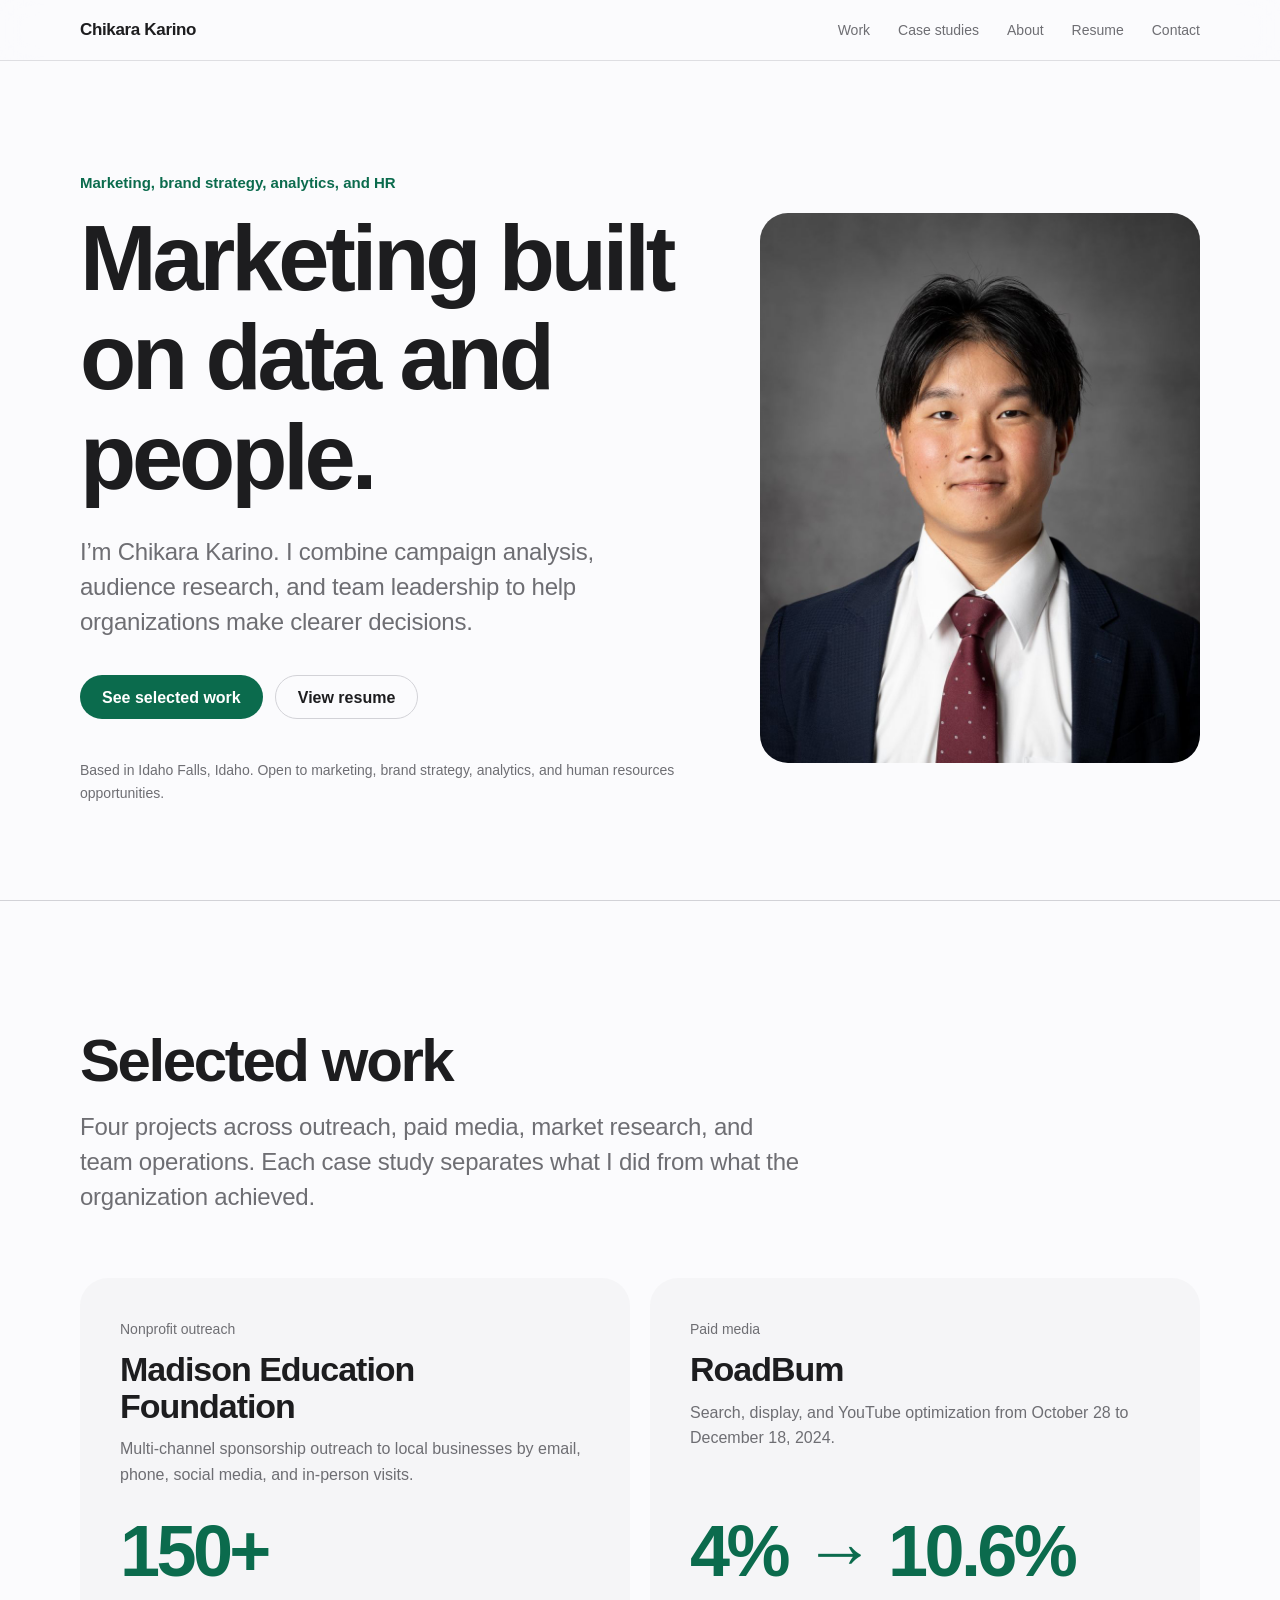
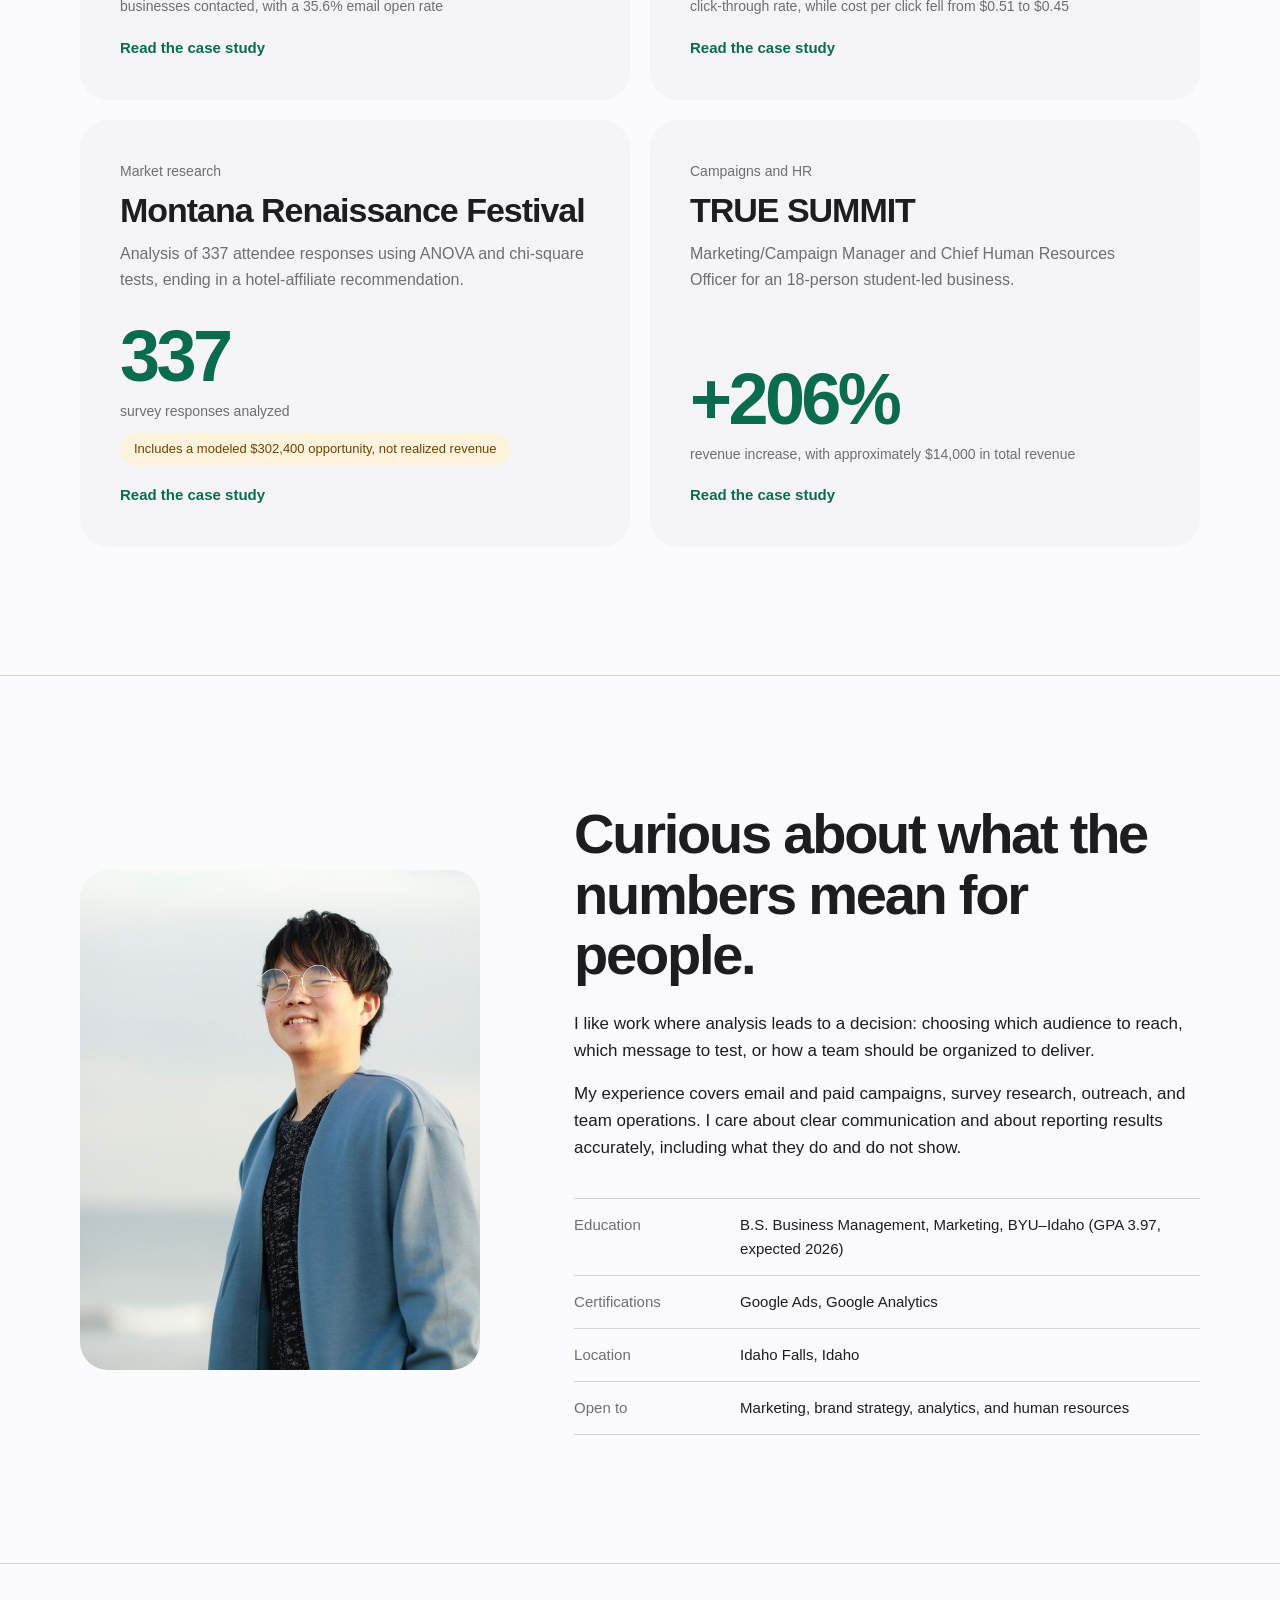
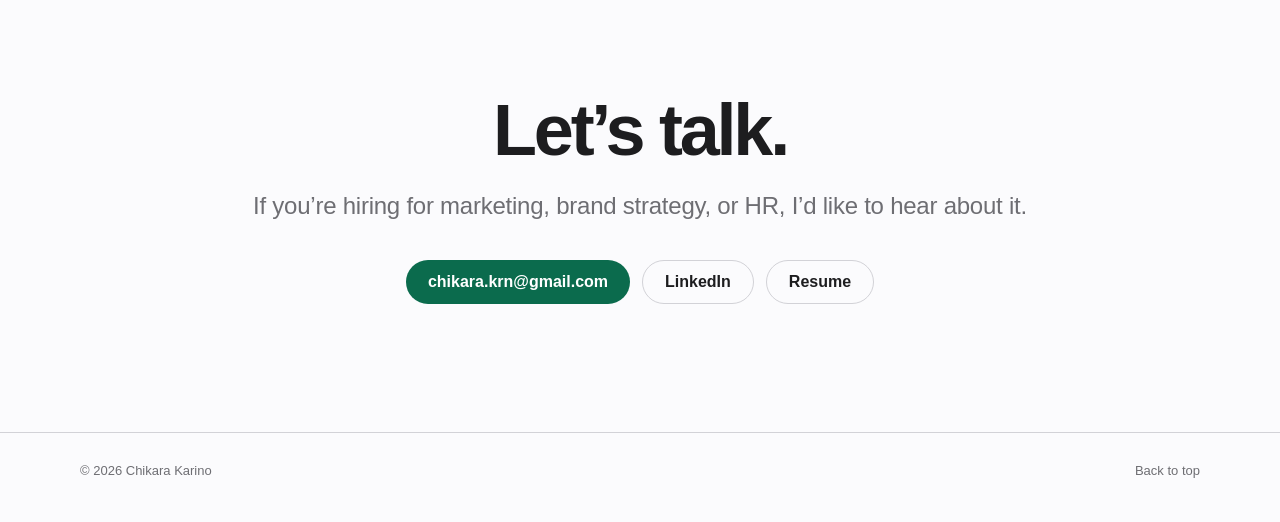
<file: Chikara-Karino-Portfolio-v9/index.html>
<!doctype html>
<html lang="en">
<head>
<meta charset="utf-8">
<meta name="viewport" content="width=device-width, initial-scale=1">
<meta name="theme-color" content="#fbfbfd">
<meta name="description" content="Chikara Karino — marketing, analytics, brand strategy, and human resources portfolio. Based in Idaho Falls, Idaho.">
<title>Chikara Karino — Marketing, analytics, and people strategy</title>
<link rel="stylesheet" href="styles.css">
</head>
<body>
<a class="skip" href="#main">Skip to content</a>
<header class="nav"><div class="container">
  <a class="brand" href="index.html">Chikara Karino</a>
  <nav aria-label="Main"><ul>
    <li><a href="#work">Work</a></li><li><a href="case-studies.html">Case studies</a></li><li><a href="#about">About</a></li><li><a href="resume.html">Resume</a></li><li class="hide-s"><a href="#contact">Contact</a></li>
  </ul></nav>
</div></header>

<main id="main">
<section class="container hero" id="top">
  <div>
    <p class="kicker rise">Marketing, brand strategy, analytics, and HR</p>
    <h1 class="rise">Marketing built on data and people.</h1>
    <p class="lead rise">I’m Chikara Karino. I combine campaign analysis, audience research, and team leadership to help organizations make clearer decisions.</p>
    <div class="actions rise"><a class="pill pill-fill" href="#work">See selected work</a><a class="pill pill-line" href="resume.html">View resume</a></div>
    <p class="hero-meta">Based in Idaho Falls, Idaho. Open to marketing, brand strategy, analytics, and human resources opportunities.</p>
  </div>
  <div class="portrait"><img src="assets/portrait-hero.jpg" width="960" height="1200" alt="Portrait of Chikara Karino in a navy suit, white shirt, and burgundy tie against a gray studio backdrop"></div>
</section>

<section class="section" id="work">
  <div class="container">
    <div class="section-head reveal">
      <h2>Selected work</h2>
      <p class="lead">Four projects across outreach, paid media, market research, and team operations. Each case study separates what I did from what the organization achieved.</p>
    </div>
    <div class="work-grid">
      <article class="card reveal">
        <p class="type">Nonprofit outreach</p>
        <h3><a class="stretch" href="case-studies.html#madison">Madison Education Foundation</a></h3>
        <p>Multi-channel sponsorship outreach to local businesses by email, phone, social media, and in-person visits.</p>
        <div class="fig"><b>150+</b><span>businesses contacted, with a 35.6% email open rate</span></div>
        <span class="go">Read the case study</span>
      </article>
      <article class="card reveal">
        <p class="type">Paid media</p>
        <h3><a class="stretch" href="case-studies.html#roadbum">RoadBum</a></h3>
        <p>Search, display, and YouTube optimization from October 28 to December 18, 2024.</p>
        <div class="fig"><b>4% → 10.6%</b><span>click-through rate, while cost per click fell from $0.51 to $0.45</span></div>
        <span class="go">Read the case study</span>
      </article>
      <article class="card reveal">
        <p class="type">Market research</p>
        <h3><a class="stretch" href="case-studies.html#renaissance">Montana Renaissance Festival</a></h3>
        <p>Analysis of 337 attendee responses using ANOVA and chi-square tests, ending in a hotel-affiliate recommendation.</p>
        <div class="fig"><b>337</b><span>survey responses analyzed</span><em class="tagnote">Includes a modeled $302,400 opportunity, not realized revenue</em></div>
        <span class="go">Read the case study</span>
      </article>
      <article class="card reveal">
        <p class="type">Campaigns and HR</p>
        <h3><a class="stretch" href="case-studies.html#truesummit">TRUE SUMMIT</a></h3>
        <p>Marketing/Campaign Manager and Chief Human Resources Officer for an 18-person student-led business.</p>
        <div class="fig"><b>+206%</b><span>revenue increase, with approximately $14,000 in total revenue</span></div>
        <span class="go">Read the case study</span>
      </article>
    </div>
  </div>
</section>

<section class="section" id="about">
  <div class="container about">
    <div class="portrait reveal"><img src="assets/portrait-about.jpg" width="800" height="1000" loading="lazy" alt="Chikara Karino smiling outdoors in round glasses and a light blue jacket"></div>
    <div class="reveal">
      <h2>Curious about what the numbers mean for people.</h2>
      <p>I like work where analysis leads to a decision: choosing which audience to reach, which message to test, or how a team should be organized to deliver.</p>
      <p>My experience covers email and paid campaigns, survey research, outreach, and team operations. I care about clear communication and about reporting results accurately, including what they do and do not show.</p>
      <dl class="facts">
        <div><dt>Education</dt><dd>B.S. Business Management, Marketing, BYU–Idaho (GPA 3.97, expected 2026)</dd></div>
        <div><dt>Certifications</dt><dd>Google Ads, Google Analytics</dd></div>
        <div><dt>Location</dt><dd>Idaho Falls, Idaho</dd></div>
        <div><dt>Open to</dt><dd>Marketing, brand strategy, analytics, and human resources</dd></div>
      </dl>
    </div>
  </div>
</section>

<section class="section contact" id="contact">
  <div class="container reveal">
    <h2>Let’s talk.</h2>
    <p class="lead">If you’re hiring for marketing, brand strategy, or HR, I’d like to hear about it.</p>
    <div class="actions">
      <a class="pill pill-fill" href="mailto:chikara.krn@gmail.com">chikara.krn@gmail.com</a>
      <a class="pill pill-line" href="https://www.linkedin.com/in/chikara-karino/" rel="noopener">LinkedIn</a>
      <a class="pill pill-line" href="resume.html">Resume</a>
    </div>
  </div>
</section>
</main>
<footer class="footer"><div class="container"><span>© <span data-year>2026</span> Chikara Karino</span><a href="#top">Back to top</a></div></footer>
<script src="script.js"></script>
</body>
</html>
</file>
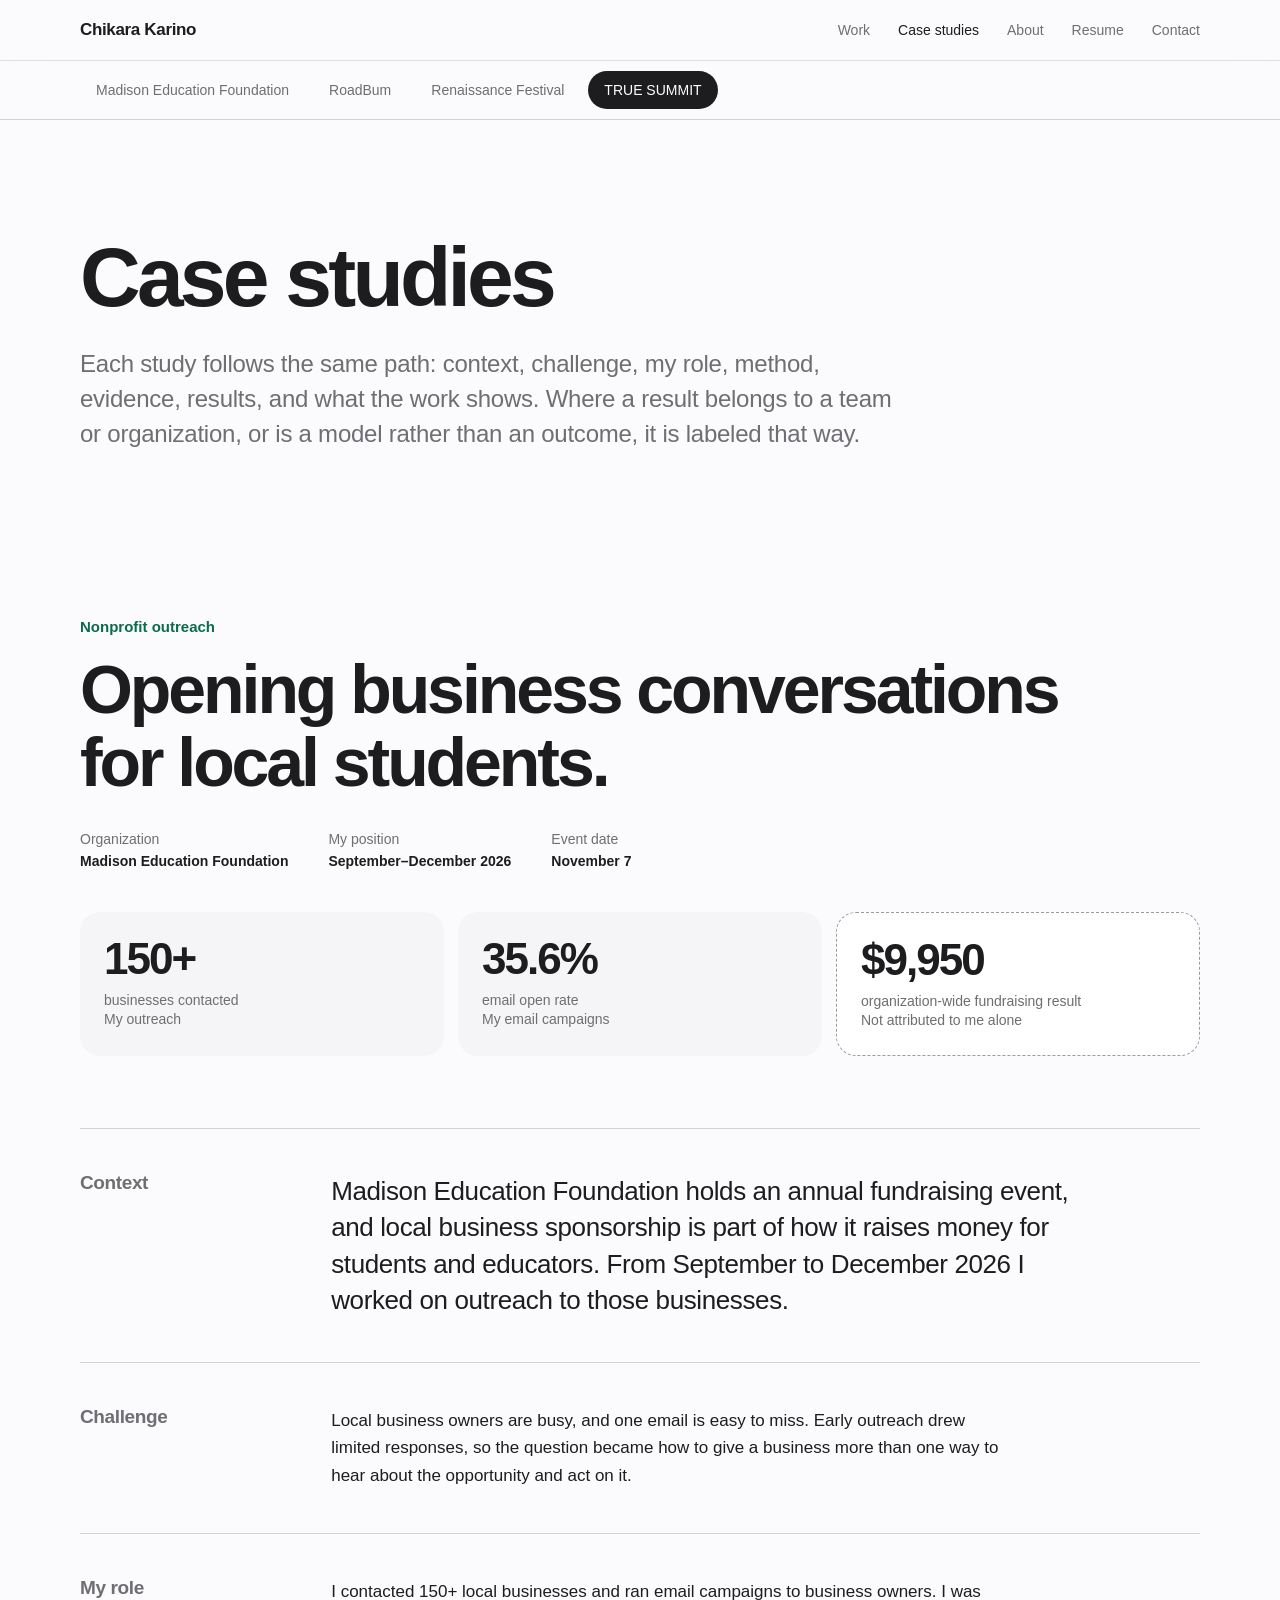
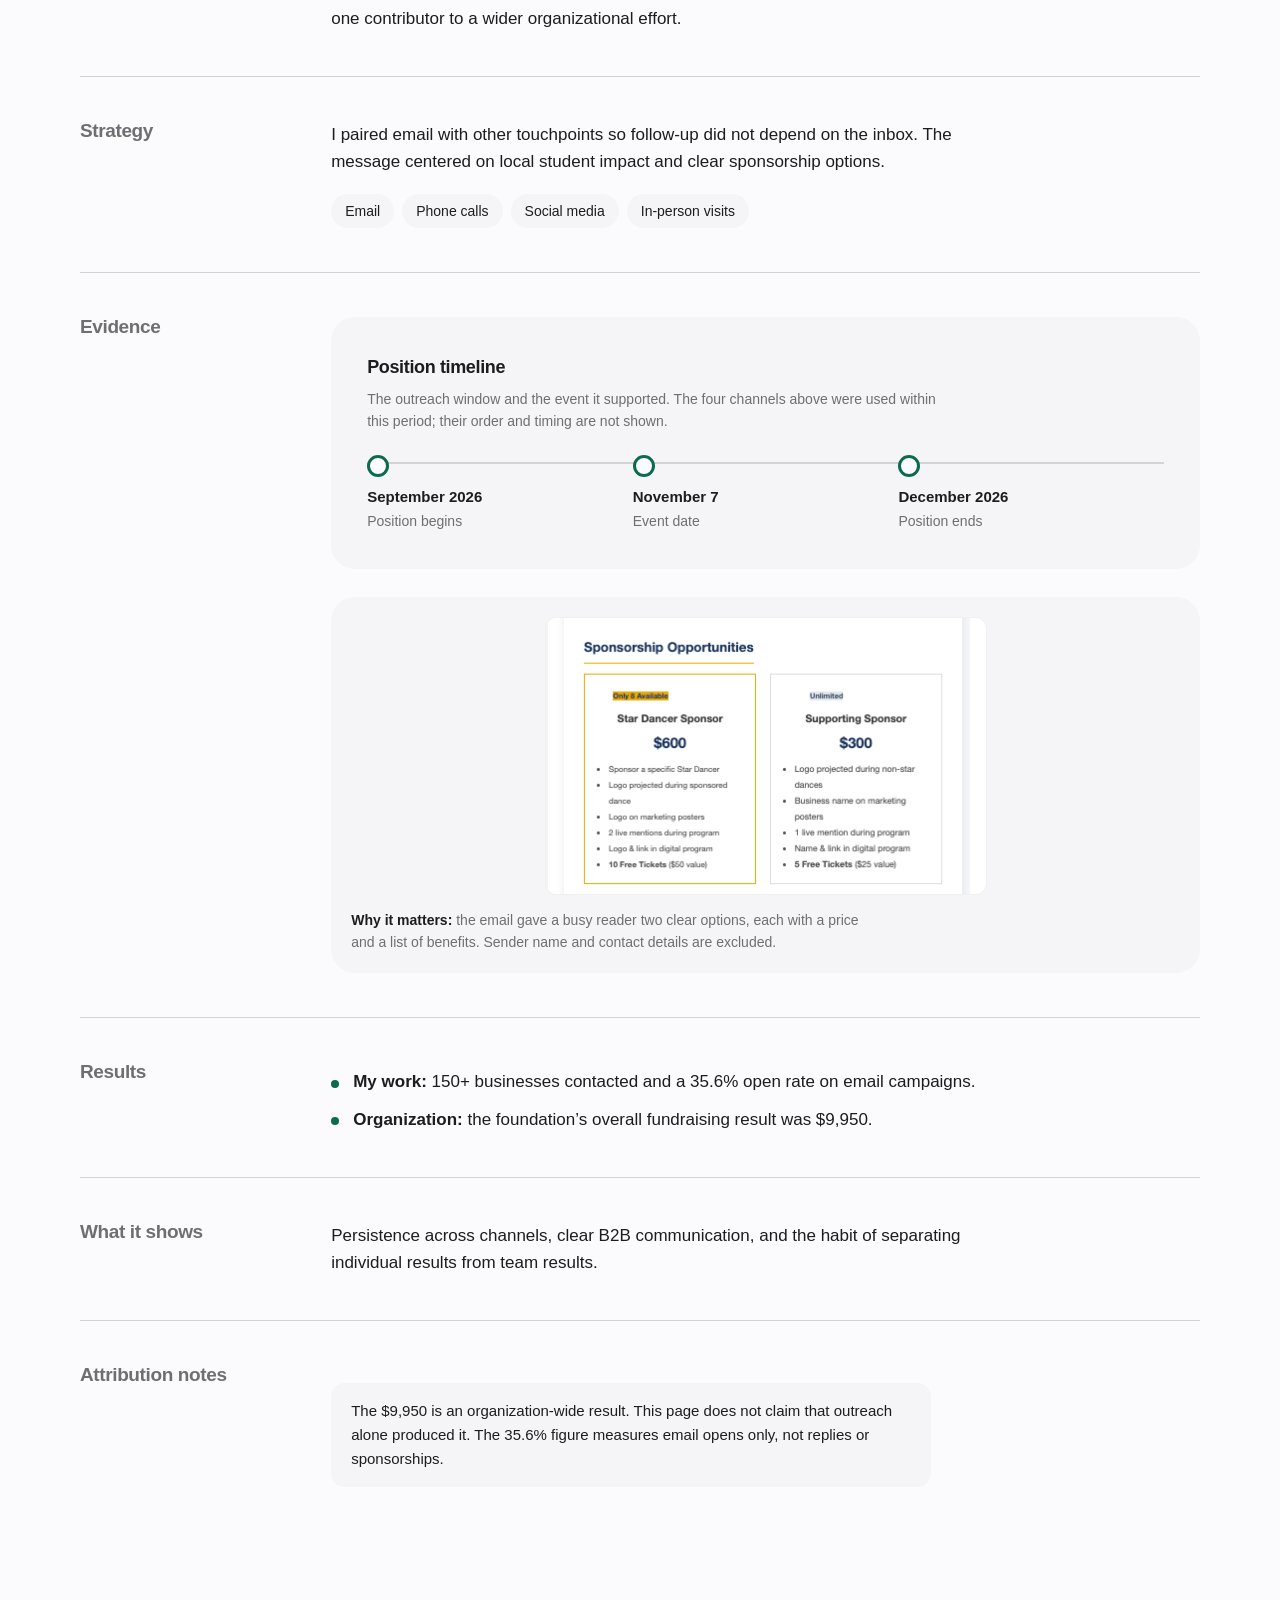
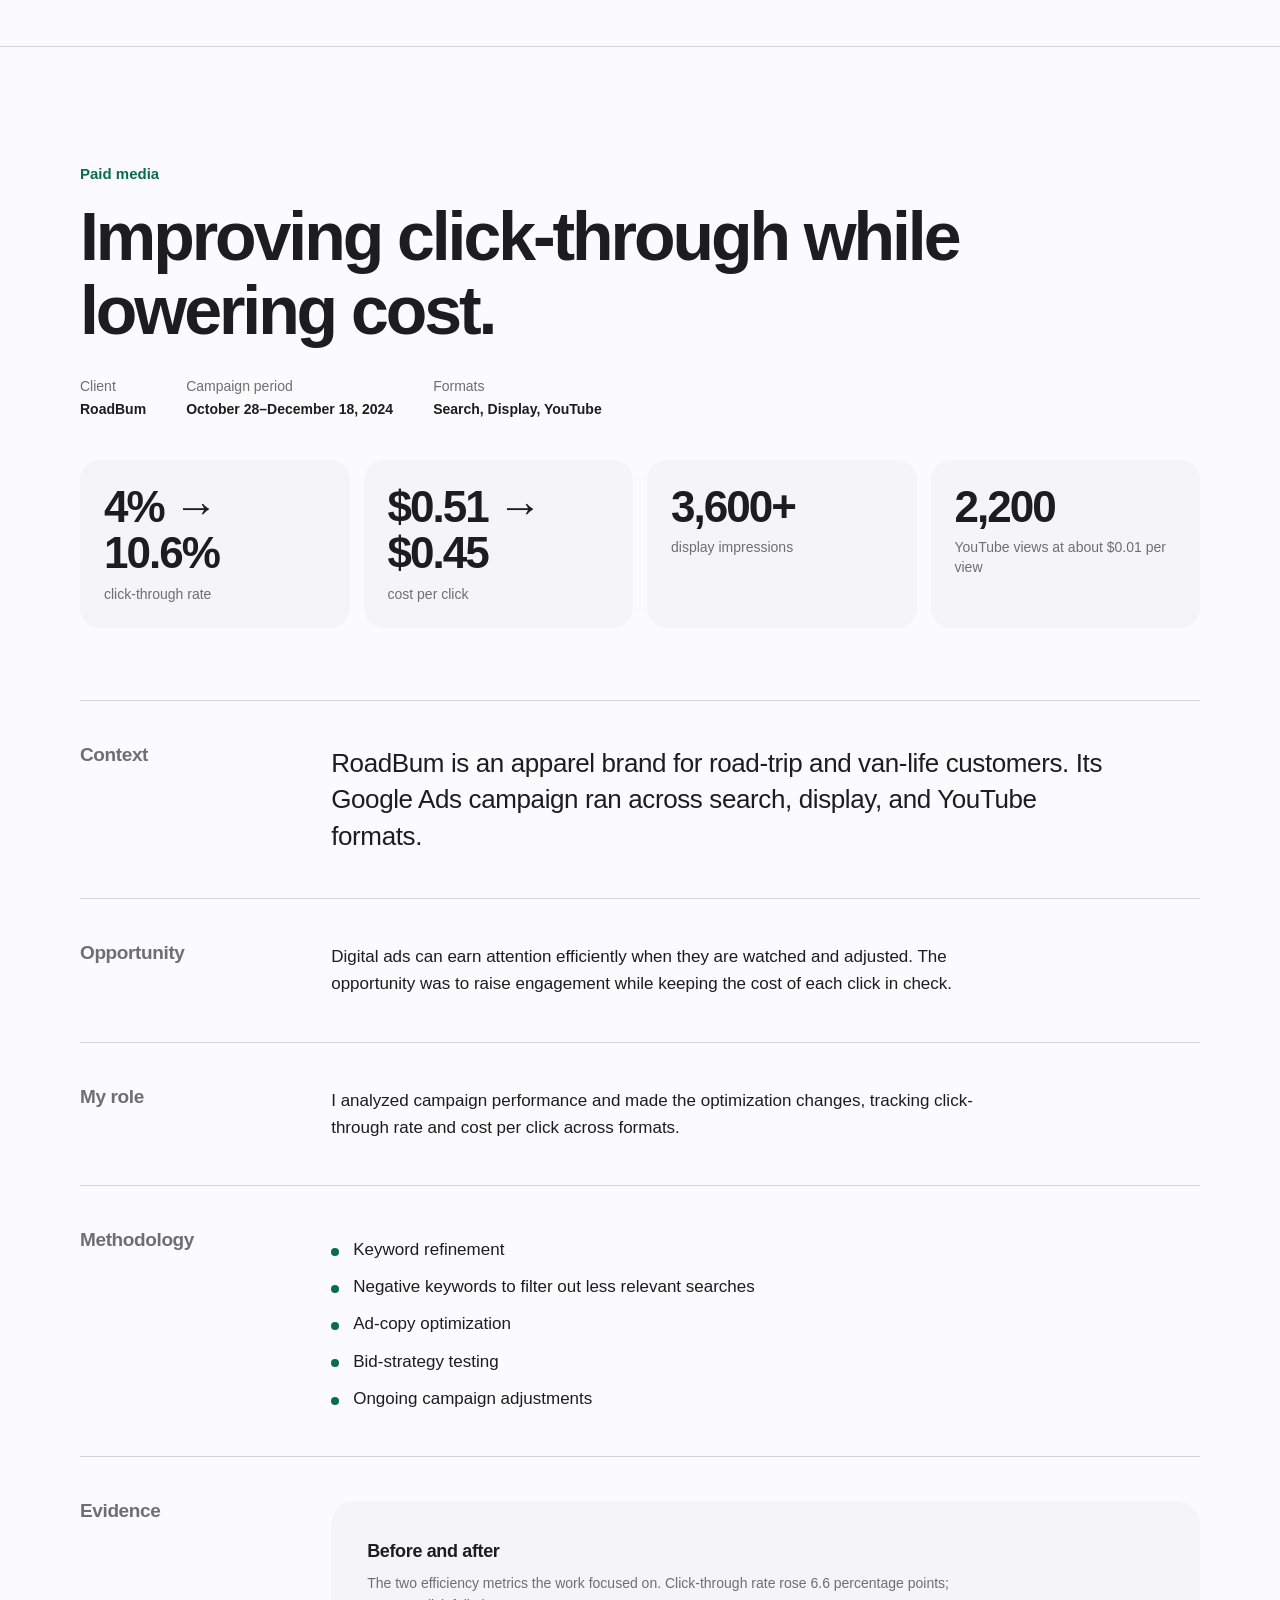
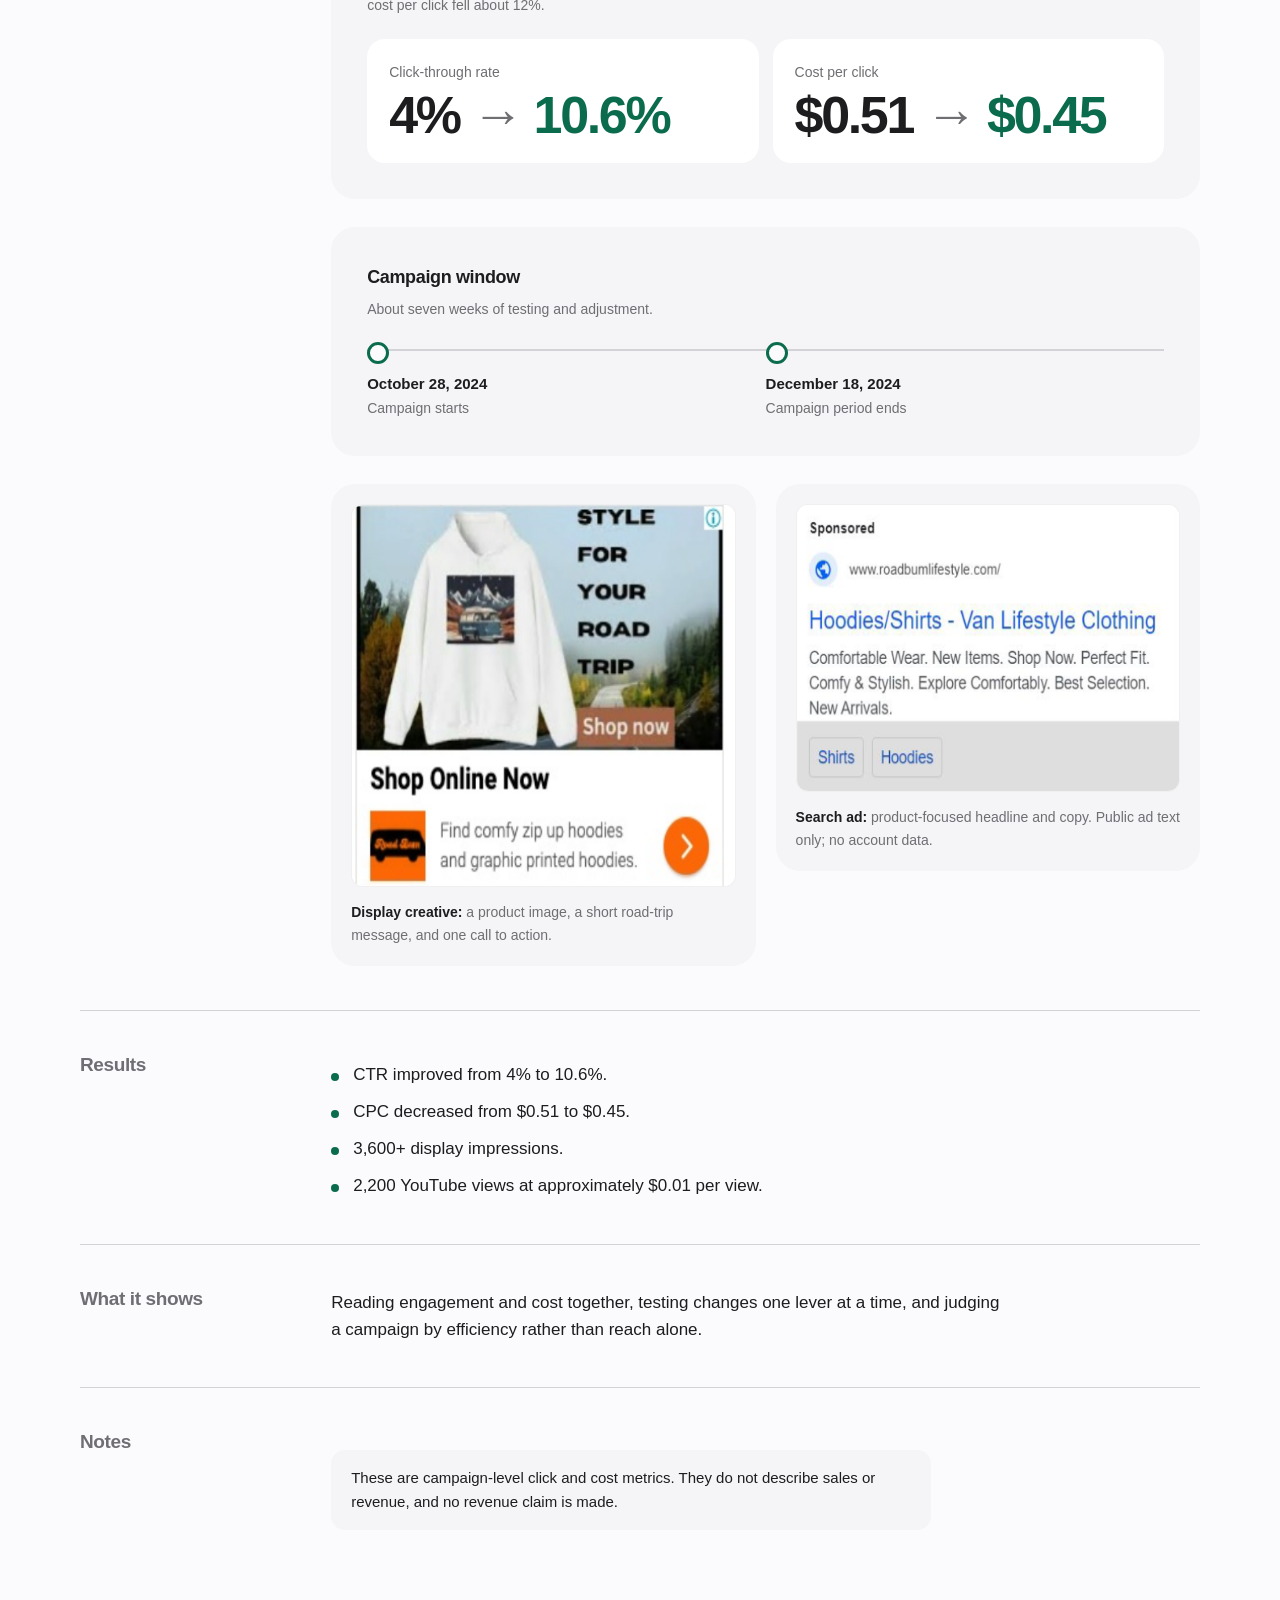
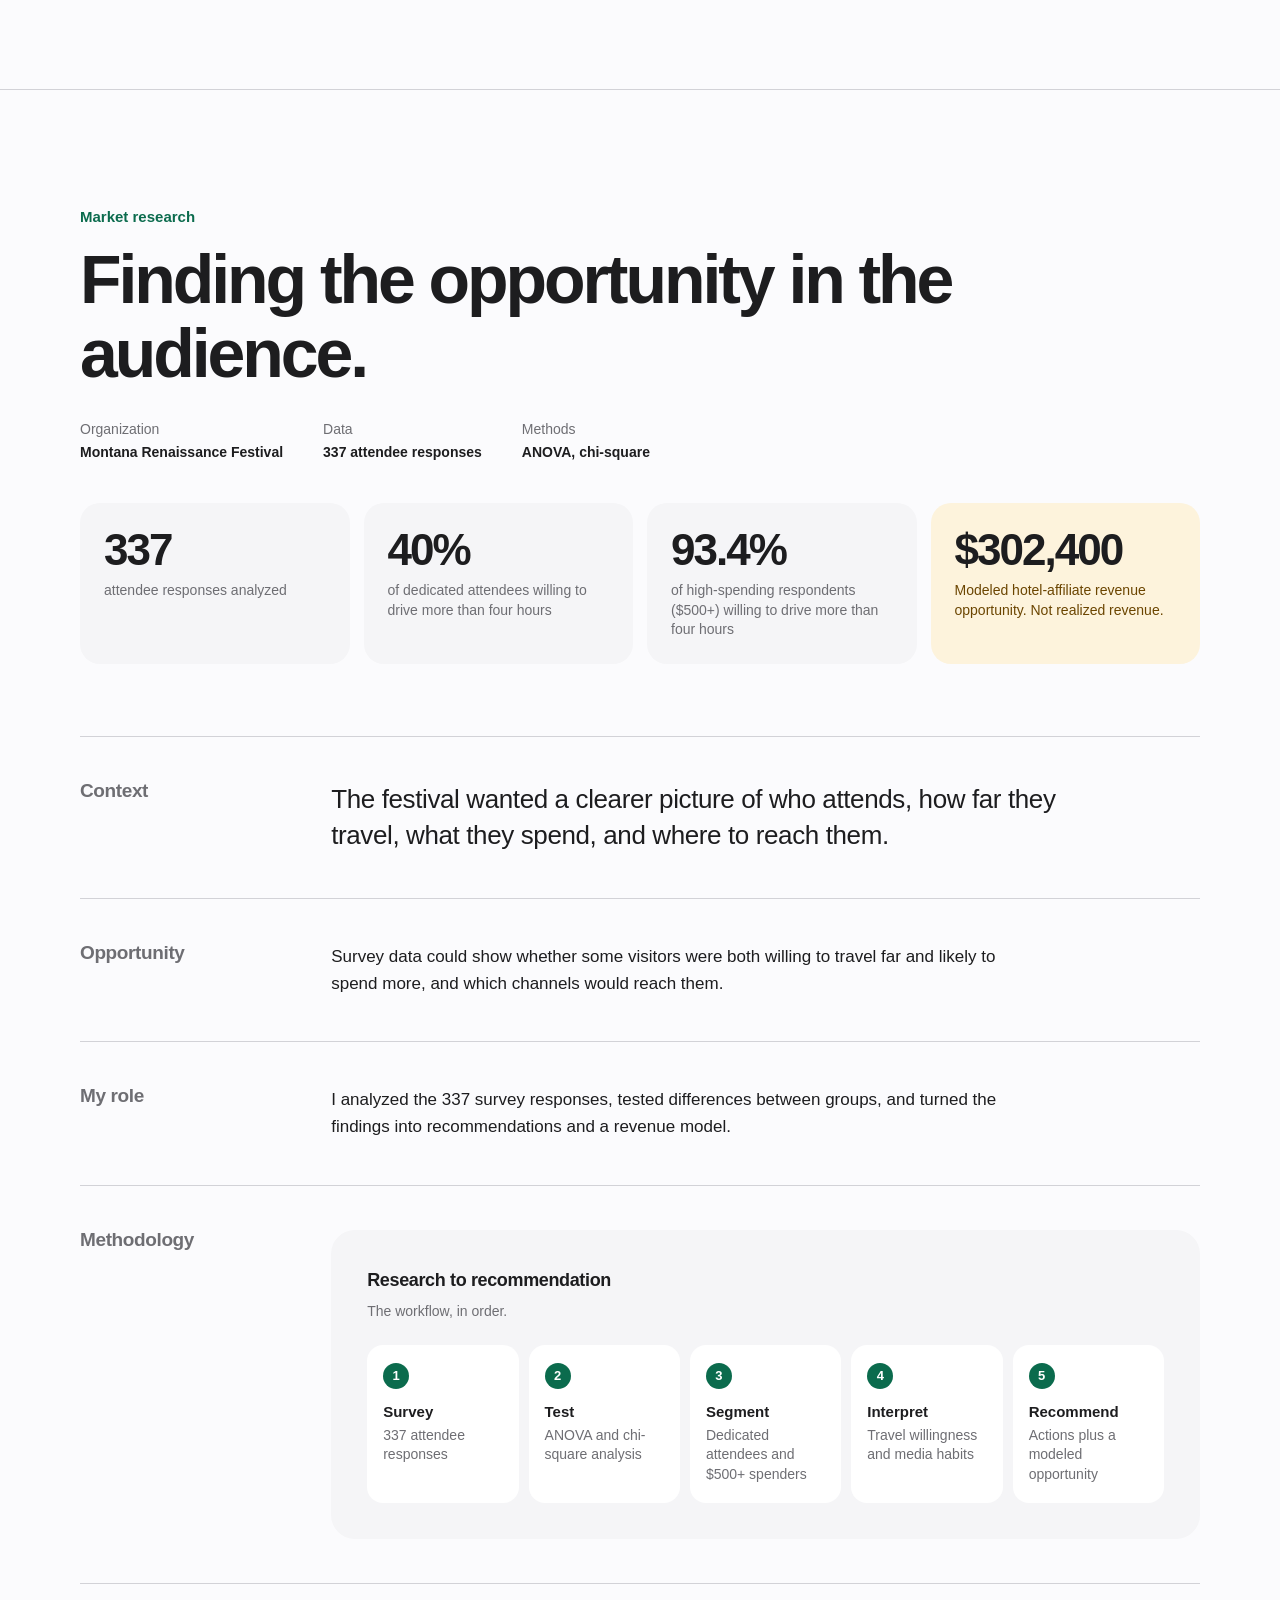
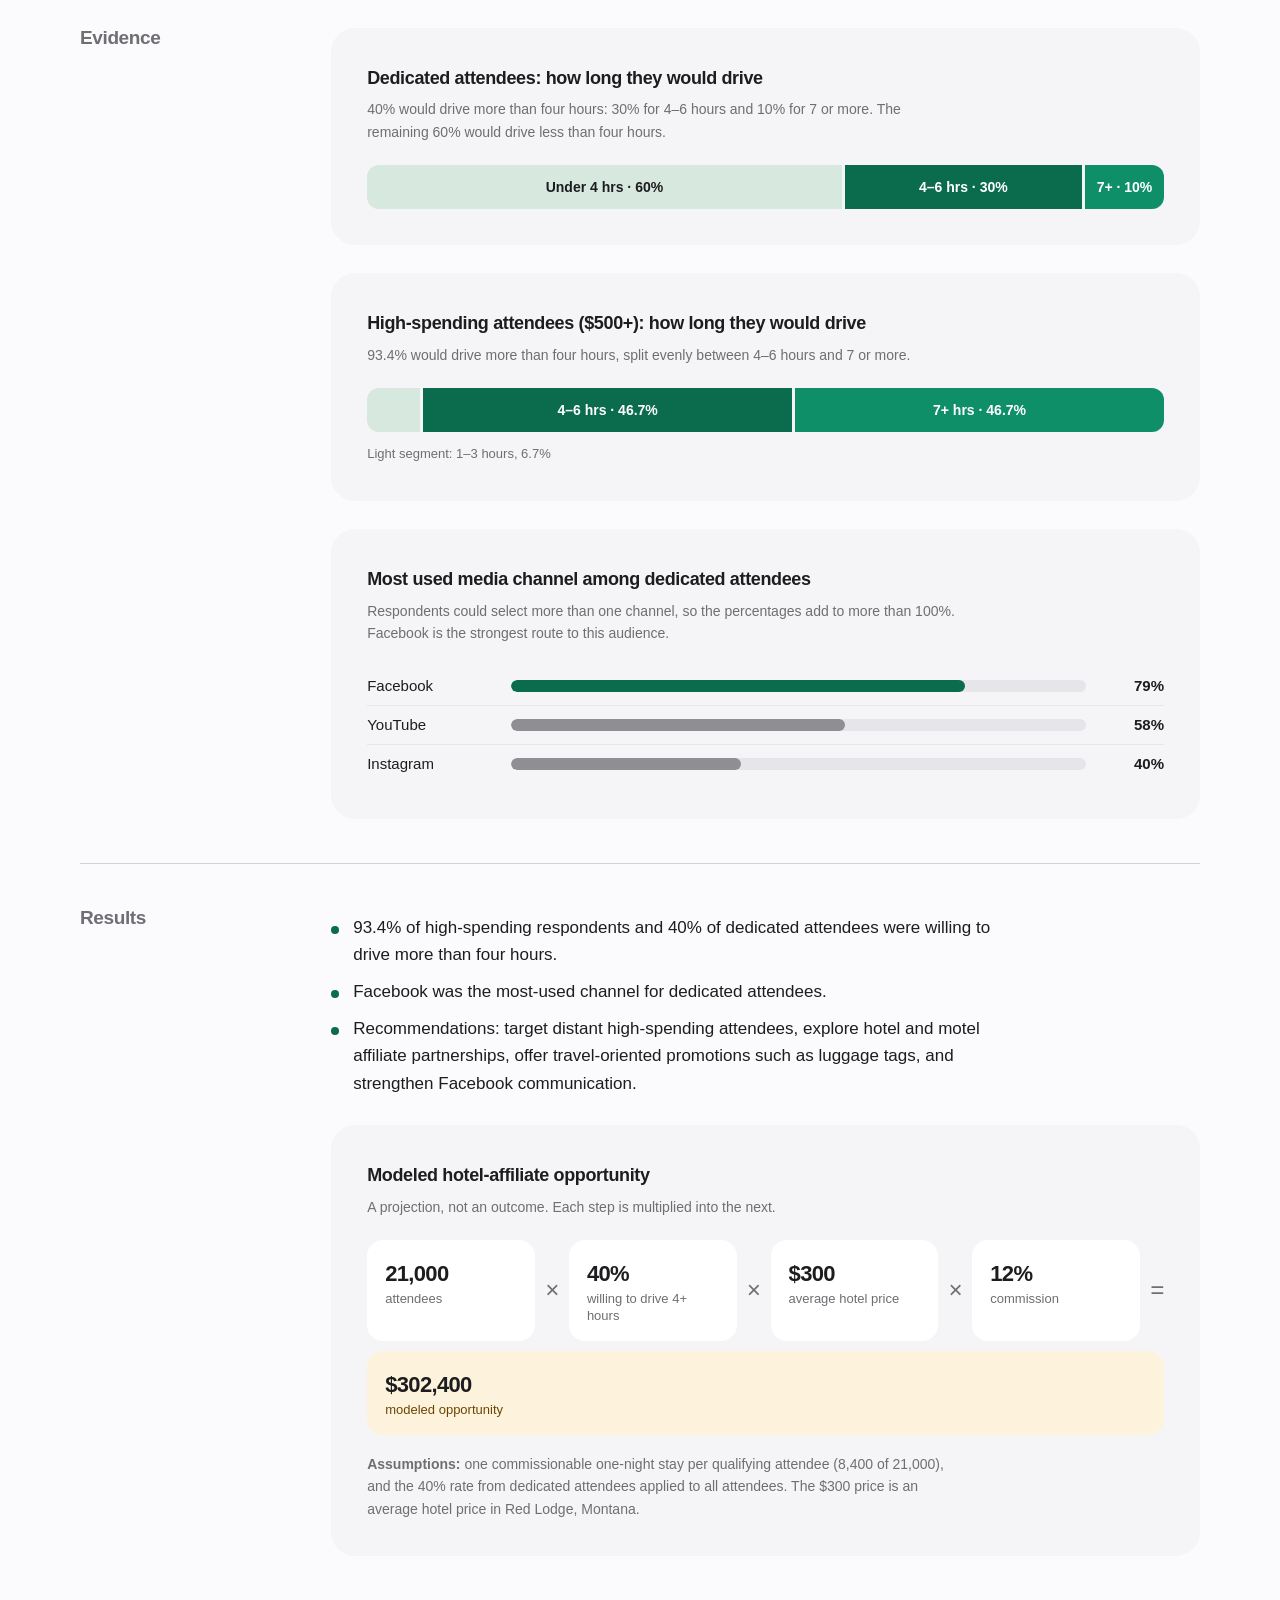
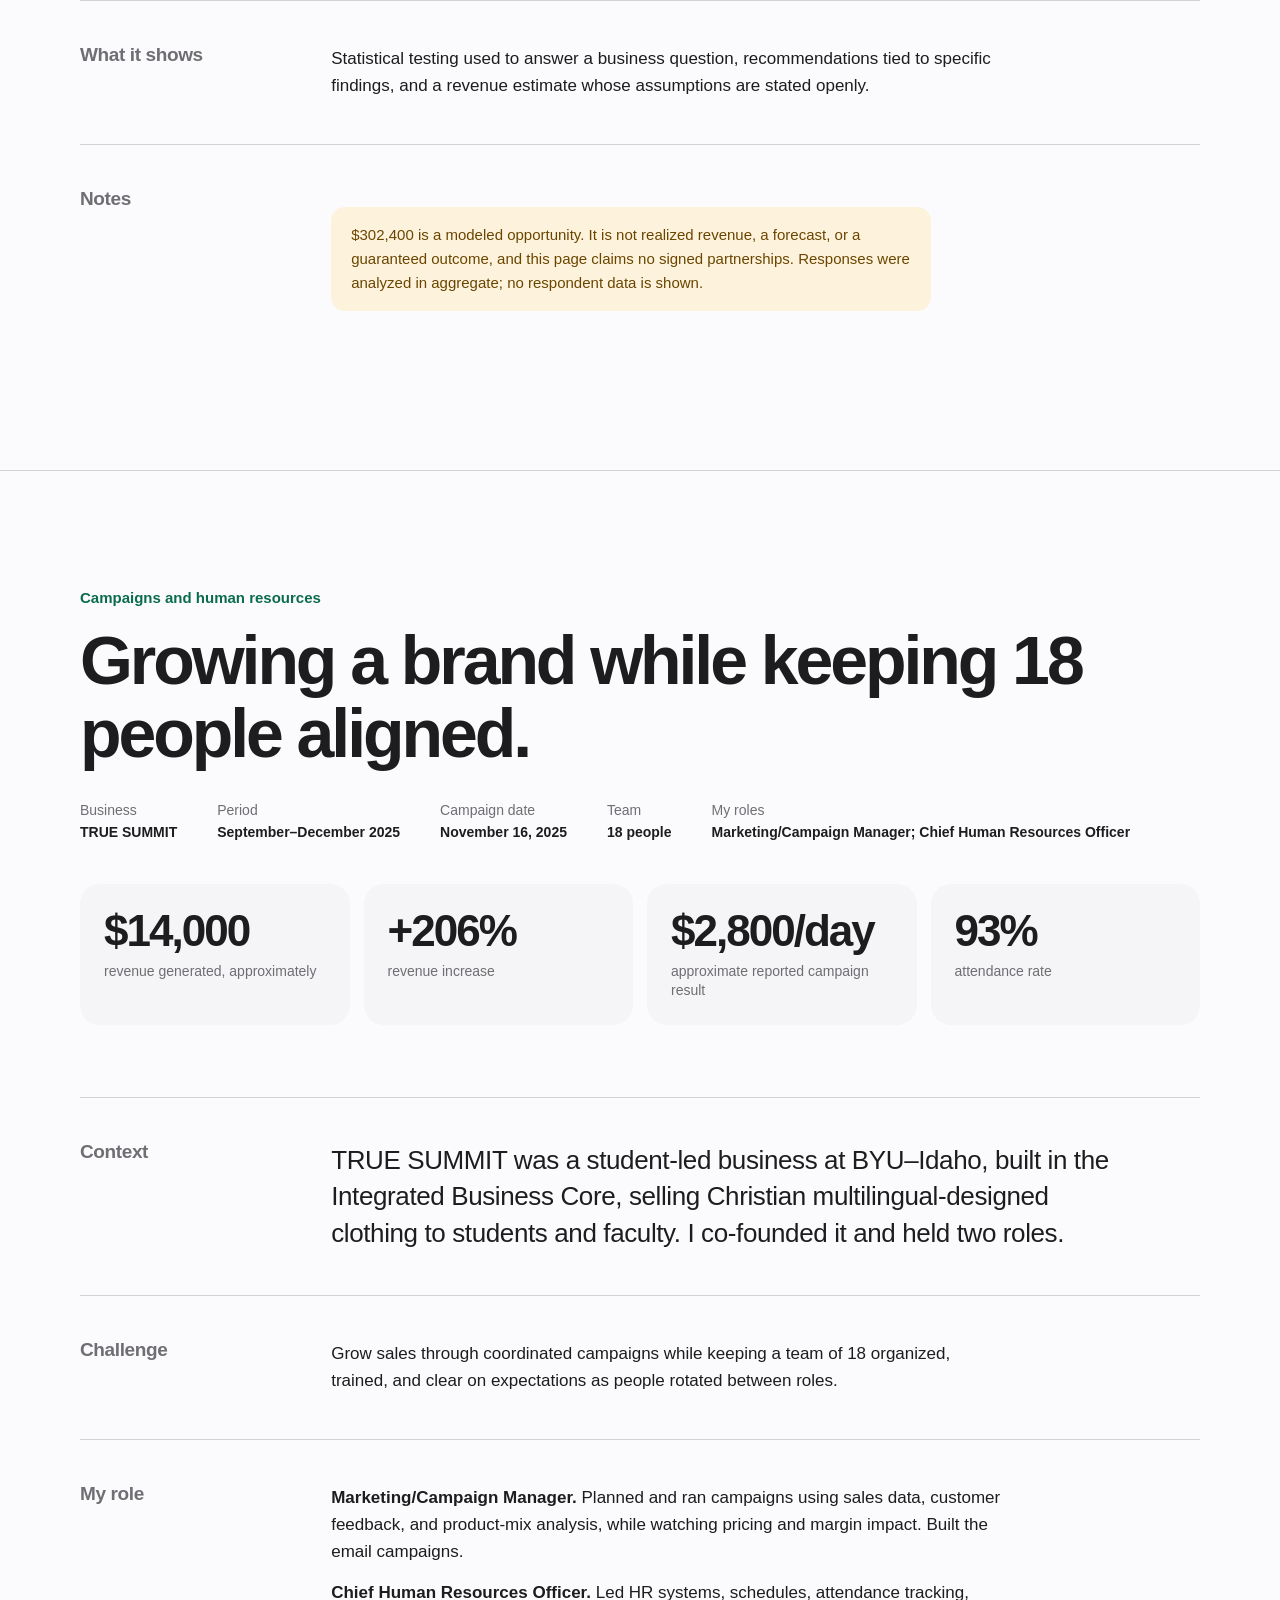
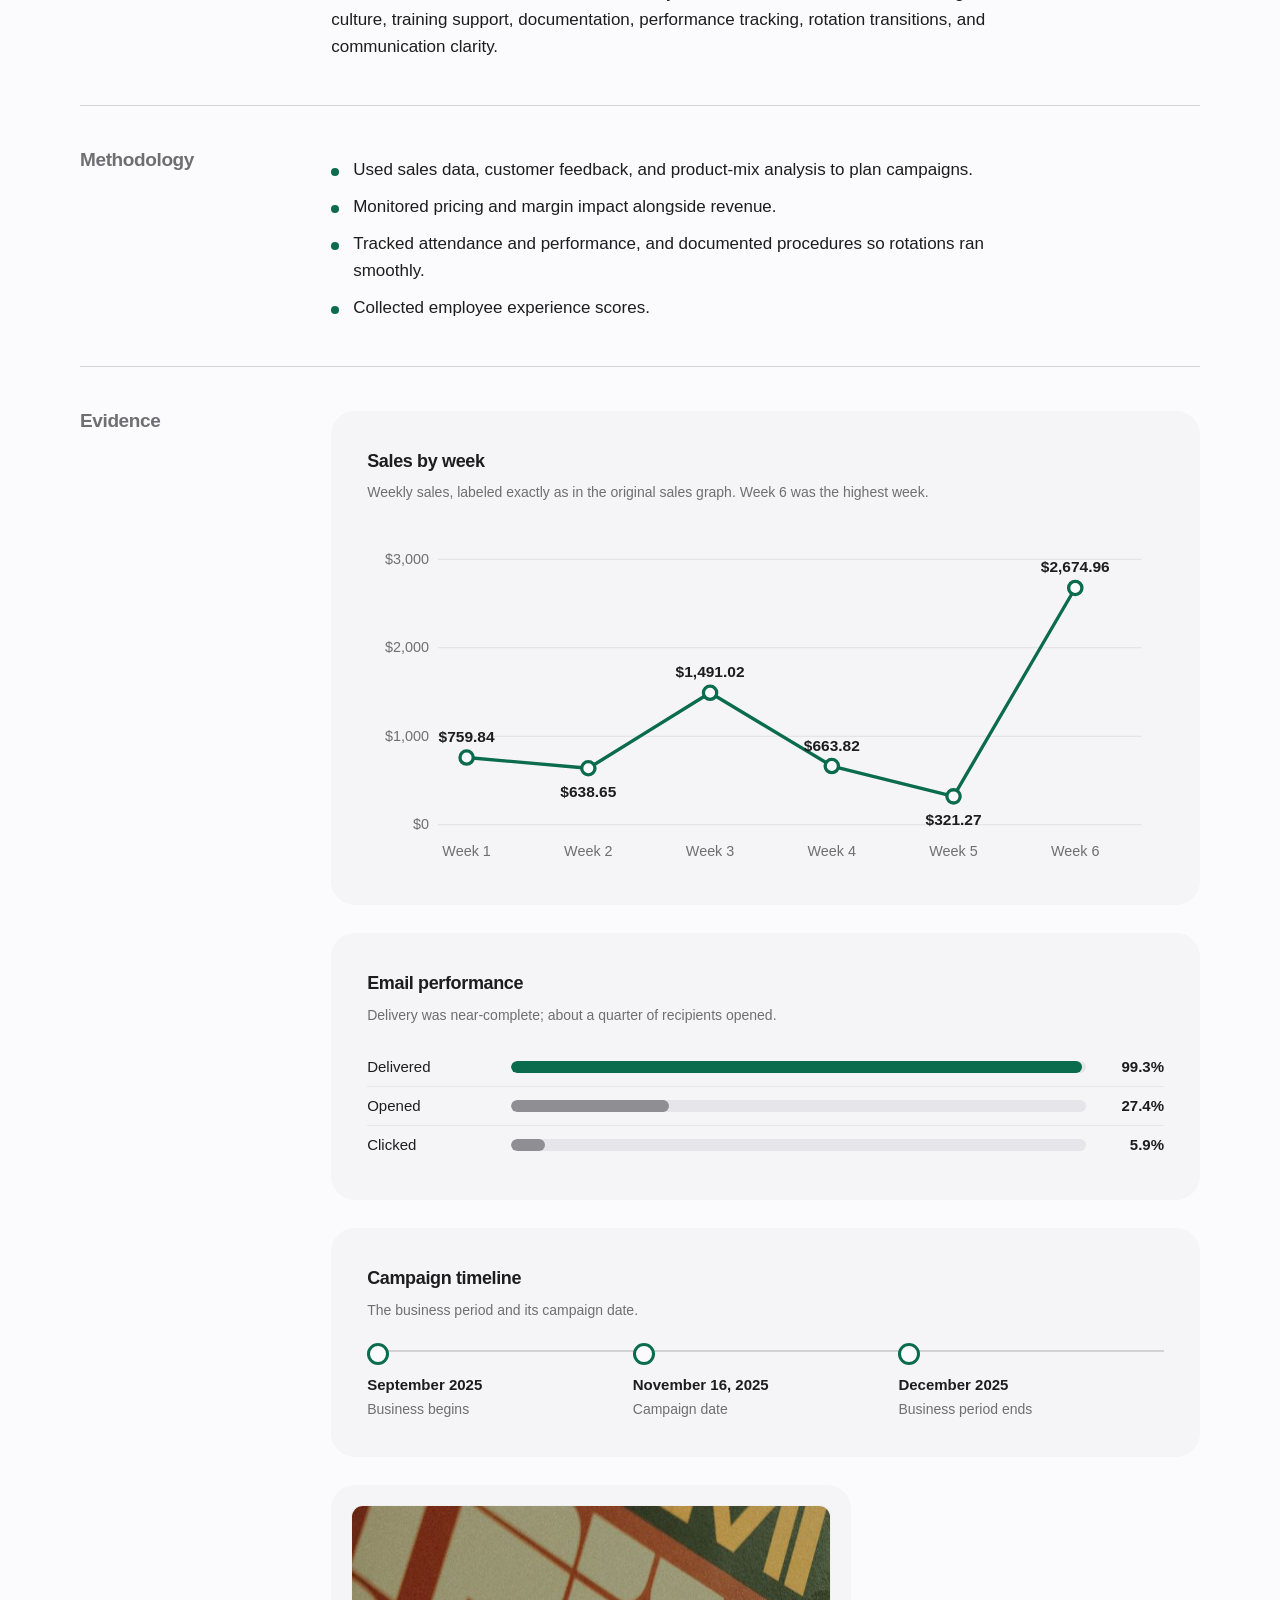
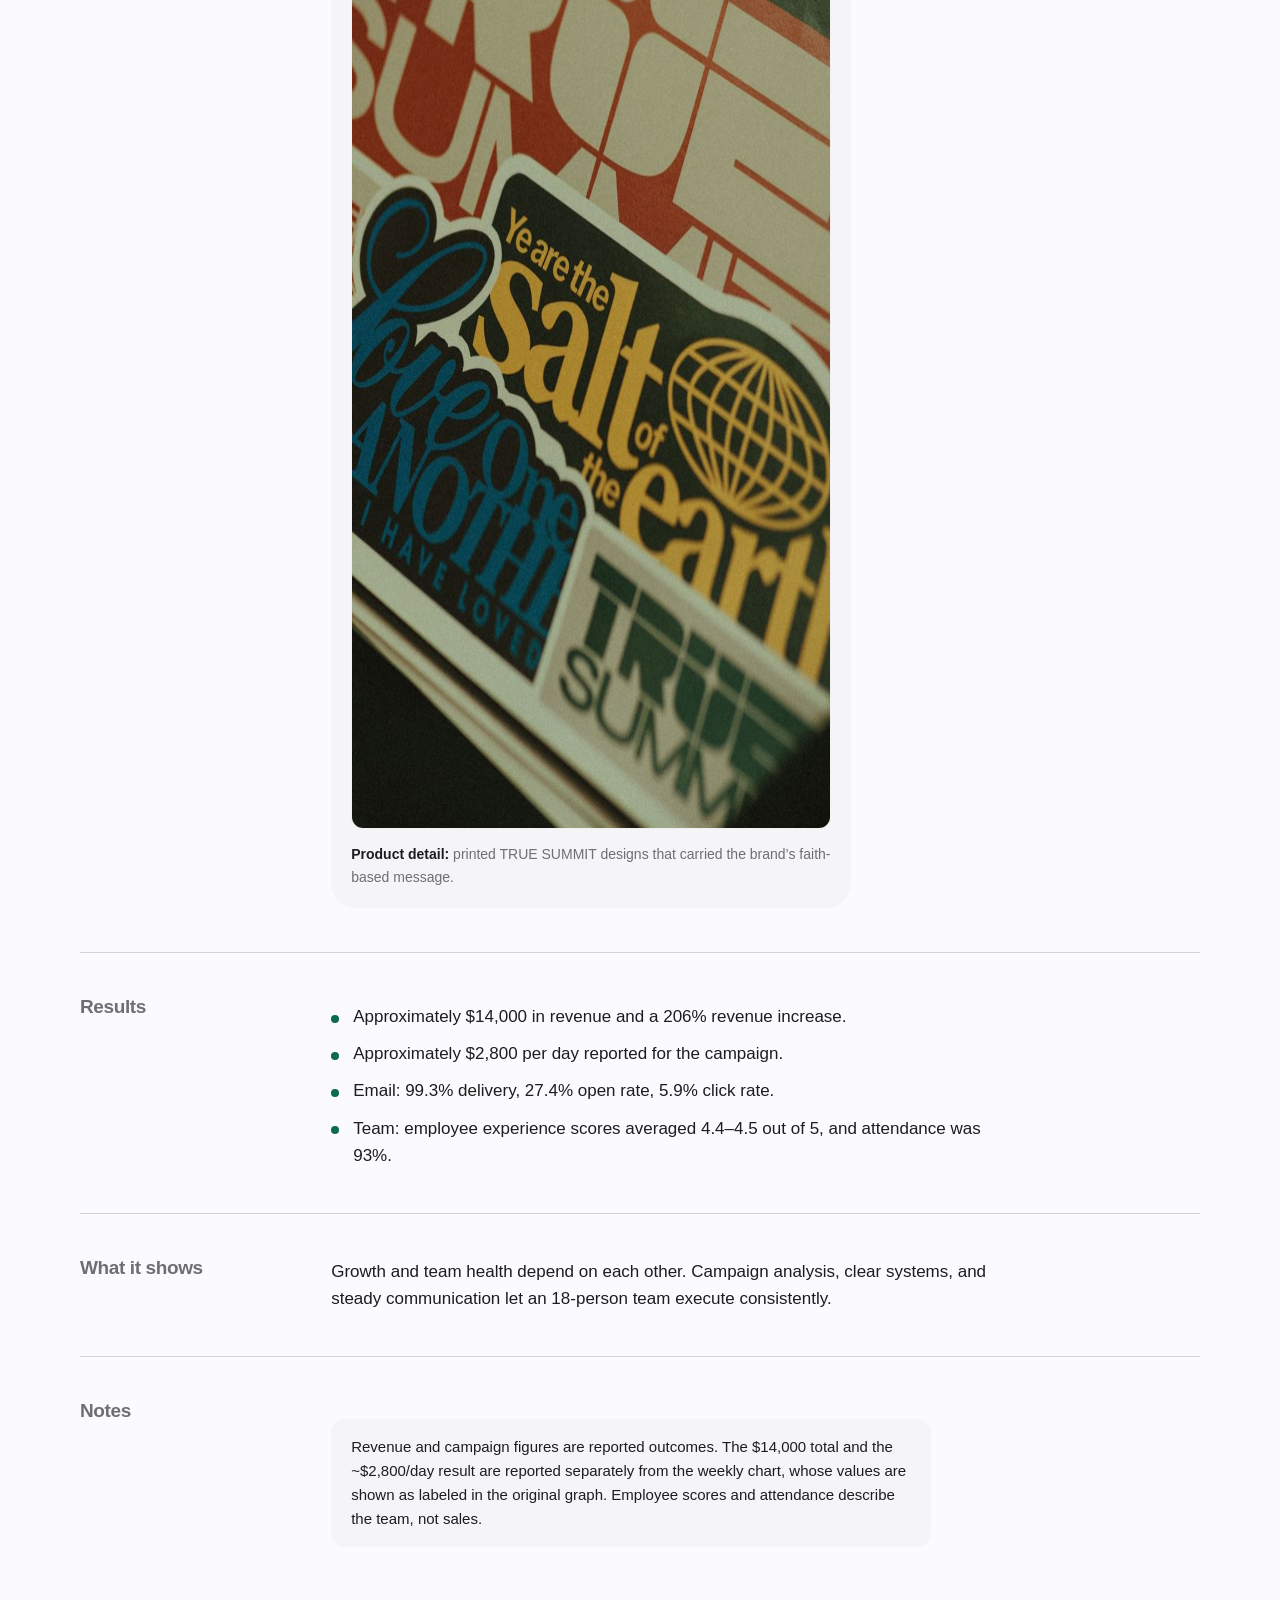
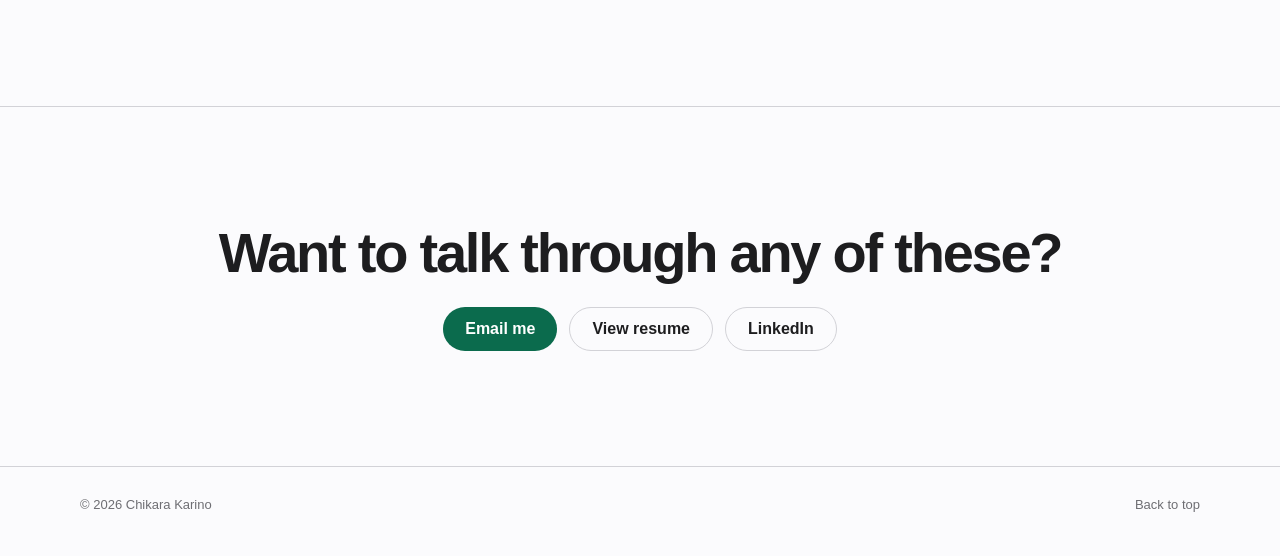
<file: Chikara-Karino-Portfolio-v9/case-studies.html>
<!doctype html>
<html lang="en">
<head>
<meta charset="utf-8">
<meta name="viewport" content="width=device-width, initial-scale=1">
<meta name="theme-color" content="#fbfbfd">
<meta name="description" content="Four marketing, analytics, and human resources case studies by Chikara Karino: Madison Education Foundation, RoadBum, Montana Renaissance Festival, and TRUE SUMMIT.">
<title>Case studies — Chikara Karino</title>
<link rel="stylesheet" href="styles.css">
</head>
<body>
<a class="skip" href="#main">Skip to content</a>
<header class="nav"><div class="container">
  <a class="brand" href="index.html">Chikara Karino</a>
  <nav aria-label="Main"><ul>
    <li><a href="index.html#work">Work</a></li><li><a href="case-studies.html" aria-current="page">Case studies</a></li><li><a href="index.html#about">About</a></li><li><a href="resume.html">Resume</a></li><li class="hide-s"><a href="index.html#contact">Contact</a></li>
  </ul></nav>
</div></header>
<nav class="subnav" aria-label="Case studies"><div class="container"><ul>
  <li><a href="#madison">Madison Education Foundation</a></li><li><a href="#roadbum">RoadBum</a></li><li><a href="#renaissance">Renaissance Festival</a></li><li><a href="#truesummit">TRUE SUMMIT</a></li>
</ul></div></nav>
<main id="main">
<section class="container page-title">
  <h1>Case studies</h1>
  <p class="lead">Each study follows the same path: context, challenge, my role, method, evidence, results, and what the work shows. Where a result belongs to a team or organization, or is a model rather than an outcome, it is labeled that way.</p>
</section>
<section class="case" id="madison"><div class="container">
<header class="case-head"><p class="kicker">Nonprofit outreach</p><h2>Opening business conversations for local students.</h2>
<dl class="meta"><div><dt>Organization</dt><dd>Madison Education Foundation</dd></div><div><dt>My position</dt><dd>September–December 2026</dd></div><div><dt>Event date</dt><dd>November 7</dd></div></dl></header>
<div class="metrics">
<div class="metric"><b data-count="150" data-suf="+">150+</b><span>businesses contacted<br>My outreach</span></div>
<div class="metric"><b data-count="35.6" data-dec="1" data-suf="%">35.6%</b><span>email open rate<br>My email campaigns</span></div>
<div class="metric org"><b data-count="9950" data-pre="$">$9,950</b><span>organization-wide fundraising result<br>Not attributed to me alone</span></div>
</div>
<div class="row"><h3>Context</h3><div><p class="lead-p">Madison Education Foundation holds an annual fundraising event, and local business sponsorship is part of how it raises money for students and educators. From September to December 2026 I worked on outreach to those businesses.</p></div></div>
<div class="row"><h3>Challenge</h3><div><p>Local business owners are busy, and one email is easy to miss. Early outreach drew limited responses, so the question became how to give a business more than one way to hear about the opportunity and act on it.</p></div></div>
<div class="row"><h3>My role</h3><div><p>I contacted 150+ local businesses and ran email campaigns to business owners. I was one contributor to a wider organizational effort.</p></div></div>
<div class="row"><h3>Strategy</h3><div><p>I paired email with other touchpoints so follow-up did not depend on the inbox. The message centered on local student impact and clear sponsorship options.</p><ul class="chips"><li>Email</li><li>Phone calls</li><li>Social media</li><li>In-person visits</li></ul></div></div>
<div class="row"><h3>Evidence</h3><div><div class="viz"><h4>Position timeline</h4><p class="cap">The outreach window and the event it supported. The four channels above were used within this period; their order and timing are not shown.</p>
<ol class="timeline" style="--n:3"><li><b>September 2026</b><span>Position begins</span></li><li><b>November 7</b><span>Event date</span></li><li><b>December 2026</b><span>Position ends</span></li></ol></div>
<figure class="shot" style="margin-top:28px"><img src="assets/madison-sponsorship-tiers.png" width="442" height="278" loading="lazy" alt="Excerpt of a sponsorship email showing two options: a Star Dancer Sponsor at $600 with eight available, and a Supporting Sponsor at $300 with unlimited availability, each with a list of benefits"><figcaption><b>Why it matters:</b> the email gave a busy reader two clear options, each with a price and a list of benefits. Sender name and contact details are excluded.</figcaption></figure></div></div>
<div class="row"><h3>Results</h3><div><ul class="ticks"><li><b>My work:</b> 150+ businesses contacted and a 35.6% open rate on email campaigns.</li><li><b>Organization:</b> the foundation’s overall fundraising result was $9,950.</li></ul></div></div>
<div class="row"><h3>What it shows</h3><div><p>Persistence across channels, clear B2B communication, and the habit of separating individual results from team results.</p></div></div>
<div class="row"><h3>Attribution notes</h3><div><p class="note plain">The $9,950 is an organization-wide result. This page does not claim that outreach alone produced it. The 35.6% figure measures email opens only, not replies or sponsorships.</p></div></div>
</div></section>
<section class="case" id="roadbum"><div class="container">
<header class="case-head"><p class="kicker">Paid media</p><h2>Improving click-through while lowering cost.</h2>
<dl class="meta"><div><dt>Client</dt><dd>RoadBum</dd></div><div><dt>Campaign period</dt><dd>October 28–December 18, 2024</dd></div><div><dt>Formats</dt><dd>Search, Display, YouTube</dd></div></dl></header>
<div class="metrics">
<div class="metric"><b>4% → 10.6%</b><span>click-through rate</span></div>
<div class="metric"><b>$0.51 → $0.45</b><span>cost per click</span></div>
<div class="metric"><b data-count="3600" data-suf="+">3,600+</b><span>display impressions</span></div>
<div class="metric"><b data-count="2200">2,200</b><span>YouTube views at about $0.01 per view</span></div>
</div>
<div class="row"><h3>Context</h3><div><p class="lead-p">RoadBum is an apparel brand for road-trip and van-life customers. Its Google Ads campaign ran across search, display, and YouTube formats.</p></div></div>
<div class="row"><h3>Opportunity</h3><div><p>Digital ads can earn attention efficiently when they are watched and adjusted. The opportunity was to raise engagement while keeping the cost of each click in check.</p></div></div>
<div class="row"><h3>My role</h3><div><p>I analyzed campaign performance and made the optimization changes, tracking click-through rate and cost per click across formats.</p></div></div>
<div class="row"><h3>Methodology</h3><div><ul class="ticks"><li>Keyword refinement</li><li>Negative keywords to filter out less relevant searches</li><li>Ad-copy optimization</li><li>Bid-strategy testing</li><li>Ongoing campaign adjustments</li></ul></div></div>
<div class="row"><h3>Evidence</h3><div><div class="viz"><h4>Before and after</h4><p class="cap">The two efficiency metrics the work focused on. Click-through rate rose 6.6 percentage points; cost per click fell about 12%.</p>
<div class="ba"><div><small>Click-through rate</small><div class="v">4% <span class="muted">→</span> <span class="v after">10.6%</span></div></div><div><small>Cost per click</small><div class="v">$0.51 <span class="muted">→</span> <span class="v after">$0.45</span></div></div></div></div>
<div class="viz"><h4>Campaign window</h4><p class="cap">About seven weeks of testing and adjustment.</p><ol class="timeline" style="--n:2"><li><b>October 28, 2024</b><span>Campaign starts</span></li><li><b>December 18, 2024</b><span>Campaign period ends</span></li></ol></div>
<div class="gallery">
<figure class="shot"><img src="assets/roadbum-display-ad.png" width="488" height="383" loading="lazy" alt="RoadBum 300 by 250 display ad showing a white hoodie with a van graphic beside the words Style for your road trip and a Shop now button, above the line Find comfy zip up hoodies and graphic printed hoodies"><figcaption><b>Display creative:</b> a product image, a short road-trip message, and one call to action.</figcaption></figure>
<figure class="shot"><img class="zoom" src="assets/roadbum-search-ad.png" width="473" height="288" loading="lazy" alt="Sponsored search ad for roadbumlifestyle.com titled Hoodies/Shirts - Van Lifestyle Clothing, with short product-focused description text and Shirts and Hoodies links"><figcaption><b>Search ad:</b> product-focused headline and copy. Public ad text only; no account data.</figcaption></figure>
</div></div></div>
<div class="row"><h3>Results</h3><div><ul class="ticks"><li>CTR improved from 4% to 10.6%.</li><li>CPC decreased from $0.51 to $0.45.</li><li>3,600+ display impressions.</li><li>2,200 YouTube views at approximately $0.01 per view.</li></ul></div></div>
<div class="row"><h3>What it shows</h3><div><p>Reading engagement and cost together, testing changes one lever at a time, and judging a campaign by efficiency rather than reach alone.</p></div></div>
<div class="row"><h3>Notes</h3><div><p class="note plain">These are campaign-level click and cost metrics. They do not describe sales or revenue, and no revenue claim is made.</p></div></div>
</div></section>
<section class="case" id="renaissance"><div class="container">
<header class="case-head"><p class="kicker">Market research</p><h2>Finding the opportunity in the audience.</h2>
<dl class="meta"><div><dt>Organization</dt><dd>Montana Renaissance Festival</dd></div><div><dt>Data</dt><dd>337 attendee responses</dd></div><div><dt>Methods</dt><dd>ANOVA, chi-square</dd></div></dl></header>
<div class="metrics">
<div class="metric"><b data-count="337">337</b><span>attendee responses analyzed</span></div>
<div class="metric"><b data-count="40" data-suf="%">40%</b><span>of dedicated attendees willing to drive more than four hours</span></div>
<div class="metric"><b data-count="93.4" data-dec="1" data-suf="%">93.4%</b><span>of high-spending respondents ($500+) willing to drive more than four hours</span></div>
<div class="metric model"><b data-count="302400" data-pre="$">$302,400</b><span>Modeled hotel-affiliate revenue opportunity. Not realized revenue.</span></div>
</div>
<div class="row"><h3>Context</h3><div><p class="lead-p">The festival wanted a clearer picture of who attends, how far they travel, what they spend, and where to reach them.</p></div></div>
<div class="row"><h3>Opportunity</h3><div><p>Survey data could show whether some visitors were both willing to travel far and likely to spend more, and which channels would reach them.</p></div></div>
<div class="row"><h3>My role</h3><div><p>I analyzed the 337 survey responses, tested differences between groups, and turned the findings into recommendations and a revenue model.</p></div></div>
<div class="row"><h3>Methodology</h3><div><div class="viz"><h4>Research to recommendation</h4><p class="cap">The workflow, in order.</p><ol class="flow">
<li><b>Survey</b>337 attendee responses</li><li><b>Test</b>ANOVA and chi-square analysis</li><li><b>Segment</b>Dedicated attendees and $500+ spenders</li><li><b>Interpret</b>Travel willingness and media habits</li><li><b>Recommend</b>Actions plus a modeled opportunity</li></ol></div></div></div>
<div class="row"><h3>Evidence</h3><div><div class="viz"><h4>Dedicated attendees: how long they would drive</h4><p class="cap">40% would drive more than four hours: 30% for 4–6 hours and 10% for 7 or more. The remaining 60% would drive less than four hours.</p>
<div class="stack" role="img" aria-label="Dedicated attendees: 60 percent under four hours, 30 percent four to six hours, 10 percent seven or more hours"><i class="lt" style="flex:60">Under 4 hrs · 60%</i><i style="flex:30">4–6 hrs · 30%</i><i class="alt" style="flex:10">7+ · 10%</i></div></div>
<div class="viz"><h4>High-spending attendees ($500+): how long they would drive</h4><p class="cap">93.4% would drive more than four hours, split evenly between 4–6 hours and 7 or more.</p>
<div class="stack" role="img" aria-label="High-spending attendees: 6.7 percent one to three hours, 46.7 percent four to six hours, 46.7 percent seven or more hours"><i class="lt" style="flex:6.7"></i><i style="flex:46.7">4–6 hrs · 46.7%</i><i class="alt" style="flex:46.7">7+ hrs · 46.7%</i></div><p class="legend">Light segment: 1–3 hours, 6.7%</p></div>
<div class="viz"><h4>Most used media channel among dedicated attendees</h4><p class="cap">Respondents could select more than one channel, so the percentages add to more than 100%. Facebook is the strongest route to this audience.</p>
<div class="bar"><span>Facebook</span><span class="track"><i class="fill" style="--w:79%"></i></span><b>79%</b></div>
<div class="bar"><span>YouTube</span><span class="track"><i class="fill alt" style="--w:58%"></i></span><b>58%</b></div>
<div class="bar"><span>Instagram</span><span class="track"><i class="fill alt" style="--w:40%"></i></span><b>40%</b></div></div></div></div>
<div class="row"><h3>Results</h3><div><ul class="ticks"><li>93.4% of high-spending respondents and 40% of dedicated attendees were willing to drive more than four hours.</li><li>Facebook was the most-used channel for dedicated attendees.</li><li>Recommendations: target distant high-spending attendees, explore hotel and motel affiliate partnerships, offer travel-oriented promotions such as luggage tags, and strengthen Facebook communication.</li></ul><div class="viz" style="margin-top:28px"><h4>Modeled hotel-affiliate opportunity</h4><p class="cap">A projection, not an outcome. Each step is multiplied into the next.</p>
<div class="formula"><div><b>21,000</b><span>attendees</span></div><i class="op">×</i><div><b>40%</b><span>willing to drive 4+ hours</span></div><i class="op">×</i><div><b>$300</b><span>average hotel price</span></div><i class="op">×</i><div><b>12%</b><span>commission</span></div><i class="op">=</i><div class="res"><b>$302,400</b><span>modeled opportunity</span></div></div>
<p class="cap after"><b>Assumptions:</b> one commissionable one-night stay per qualifying attendee (8,400 of 21,000), and the 40% rate from dedicated attendees applied to all attendees. The $300 price is an average hotel price in Red Lodge, Montana.</p></div></div></div>
<div class="row"><h3>What it shows</h3><div><p>Statistical testing used to answer a business question, recommendations tied to specific findings, and a revenue estimate whose assumptions are stated openly.</p></div></div>
<div class="row"><h3>Notes</h3><div><p class="note">$302,400 is a modeled opportunity. It is not realized revenue, a forecast, or a guaranteed outcome, and this page claims no signed partnerships. Responses were analyzed in aggregate; no respondent data is shown.</p></div></div>
</div></section>
<section class="case" id="truesummit"><div class="container">
<header class="case-head"><p class="kicker">Campaigns and human resources</p><h2>Growing a brand while keeping 18 people aligned.</h2>
<dl class="meta"><div><dt>Business</dt><dd>TRUE SUMMIT</dd></div><div><dt>Period</dt><dd>September–December 2025</dd></div><div><dt>Campaign date</dt><dd>November 16, 2025</dd></div><div><dt>Team</dt><dd>18 people</dd></div><div><dt>My roles</dt><dd>Marketing/Campaign Manager; Chief Human Resources Officer</dd></div></dl></header>
<div class="metrics">
<div class="metric"><b data-count="14000" data-pre="$" data-suf="">$14,000</b><span>revenue generated, approximately</span></div>
<div class="metric"><b data-count="206" data-pre="+" data-suf="%">+206%</b><span>revenue increase</span></div>
<div class="metric"><b>$2,800/day</b><span>approximate reported campaign result</span></div>
<div class="metric"><b data-count="93" data-suf="%">93%</b><span>attendance rate</span></div>
</div>
<div class="row"><h3>Context</h3><div><p class="lead-p">TRUE SUMMIT was a student-led business at BYU–Idaho, built in the Integrated Business Core, selling Christian multilingual-designed clothing to students and faculty. I co-founded it and held two roles.</p></div></div>
<div class="row"><h3>Challenge</h3><div><p>Grow sales through coordinated campaigns while keeping a team of 18 organized, trained, and clear on expectations as people rotated between roles.</p></div></div>
<div class="row"><h3>My role</h3><div><p><b>Marketing/Campaign Manager.</b> Planned and ran campaigns using sales data, customer feedback, and product-mix analysis, while watching pricing and margin impact. Built the email campaigns.</p><p><b>Chief Human Resources Officer.</b> Led HR systems, schedules, attendance tracking, culture, training support, documentation, performance tracking, rotation transitions, and communication clarity.</p></div></div>
<div class="row"><h3>Methodology</h3><div><ul class="ticks"><li>Used sales data, customer feedback, and product-mix analysis to plan campaigns.</li><li>Monitored pricing and margin impact alongside revenue.</li><li>Tracked attendance and performance, and documented procedures so rotations ran smoothly.</li><li>Collected employee experience scores.</li></ul></div></div>
<div class="row"><h3>Evidence</h3><div><div class="viz"><h4>Sales by week</h4><p class="cap">Weekly sales, labeled exactly as in the original sales graph. Week 6 was the highest week.</p><div class="svgwrap"><svg class="chart" viewBox="0 0 720 310" role="img" aria-labelledby="tt td"><title id="tt">TRUE SUMMIT sales by week</title><desc id="td">Weekly sales: week 1 $759.84, week 2 $638.65, week 3 $1,491.02, week 4 $663.82, week 5 $321.27, week 6 $2,674.96.</desc><line class="grid" x1="64" x2="700" y1="270" y2="270"/><text x="56" y="274" text-anchor="end">$0</text><line class="grid" x1="64" x2="700" y1="190" y2="190"/><text x="56" y="194" text-anchor="end">$1,000</text><line class="grid" x1="64" x2="700" y1="110" y2="110"/><text x="56" y="114" text-anchor="end">$2,000</text><line class="grid" x1="64" x2="700" y1="30" y2="30"/><text x="56" y="34" text-anchor="end">$3,000</text><polyline class="ln" points="90,209.2 200,218.9 310,150.7 420,216.9 530,244.3 640,56"/><circle class="dot" cx="90" cy="209.2" r="6"/><text class="val" x="90" y="195.2" text-anchor="middle">$759.84</text><text x="90" y="298" text-anchor="middle">Week 1</text><circle class="dot" cx="200" cy="218.9" r="6"/><text class="val" x="200" y="244.9" text-anchor="middle">$638.65</text><text x="200" y="298" text-anchor="middle">Week 2</text><circle class="dot" cx="310" cy="150.7" r="6"/><text class="val" x="310" y="136.7" text-anchor="middle">$1,491.02</text><text x="310" y="298" text-anchor="middle">Week 3</text><circle class="dot" cx="420" cy="216.9" r="6"/><text class="val" x="420" y="202.9" text-anchor="middle">$663.82</text><text x="420" y="298" text-anchor="middle">Week 4</text><circle class="dot" cx="530" cy="244.3" r="6"/><text class="val" x="530" y="270.3" text-anchor="middle">$321.27</text><text x="530" y="298" text-anchor="middle">Week 5</text><circle class="dot" cx="640" cy="56" r="6"/><text class="val" x="640" y="42" text-anchor="middle">$2,674.96</text><text x="640" y="298" text-anchor="middle">Week 6</text></svg></div></div>
<div class="viz"><h4>Email performance</h4><p class="cap">Delivery was near-complete; about a quarter of recipients opened.</p>
<div class="bar"><span>Delivered</span><span class="track"><i class="fill" style="--w:99.3%"></i></span><b>99.3%</b></div>
<div class="bar"><span>Opened</span><span class="track"><i class="fill alt" style="--w:27.4%"></i></span><b>27.4%</b></div>
<div class="bar"><span>Clicked</span><span class="track"><i class="fill alt" style="--w:5.9%"></i></span><b>5.9%</b></div></div>
<div class="viz"><h4>Campaign timeline</h4><p class="cap">The business period and its campaign date.</p><ol class="timeline" style="--n:3"><li><b>September 2025</b><span>Business begins</span></li><li><b>November 16, 2025</b><span>Campaign date</span></li><li><b>December 2025</b><span>Business period ends</span></li></ol></div>
<figure class="shot" style="margin-top:28px;max-width:520px"><img class="zoom" src="assets/true-summit-stickers.jpg" width="860" height="924" loading="lazy" alt="Close-up of TRUE SUMMIT branded stickers, including a green and gold design with the phrase Ye are the salt of the earth and a blue script design about loving one another"><figcaption><b>Product detail:</b> printed TRUE SUMMIT designs that carried the brand’s faith-based message.</figcaption></figure></div></div>
<div class="row"><h3>Results</h3><div><ul class="ticks"><li>Approximately $14,000 in revenue and a 206% revenue increase.</li><li>Approximately $2,800 per day reported for the campaign.</li><li>Email: 99.3% delivery, 27.4% open rate, 5.9% click rate.</li><li>Team: employee experience scores averaged 4.4–4.5 out of 5, and attendance was 93%.</li></ul></div></div>
<div class="row"><h3>What it shows</h3><div><p>Growth and team health depend on each other. Campaign analysis, clear systems, and steady communication let an 18-person team execute consistently.</p></div></div>
<div class="row"><h3>Notes</h3><div><p class="note plain">Revenue and campaign figures are reported outcomes. The $14,000 total and the ~$2,800/day result are reported separately from the weekly chart, whose values are shown as labeled in the original graph. Employee scores and attendance describe the team, not sales.</p></div></div>
</div></section>
<section class="next"><div class="container"><h2>Want to talk through any of these?</h2><div class="actions" style="justify-content:center"><a class="pill pill-fill" href="mailto:chikara.krn@gmail.com">Email me</a><a class="pill pill-line" href="resume.html">View resume</a><a class="pill pill-line" href="https://www.linkedin.com/in/chikara-karino/" rel="noopener">LinkedIn</a></div></div></section>
</main>
<footer class="footer"><div class="container"><span>© <span data-year>2026</span> Chikara Karino</span><a href="#main">Back to top</a></div></footer>
<script src="script.js"></script>
</body>
</html>
</file>
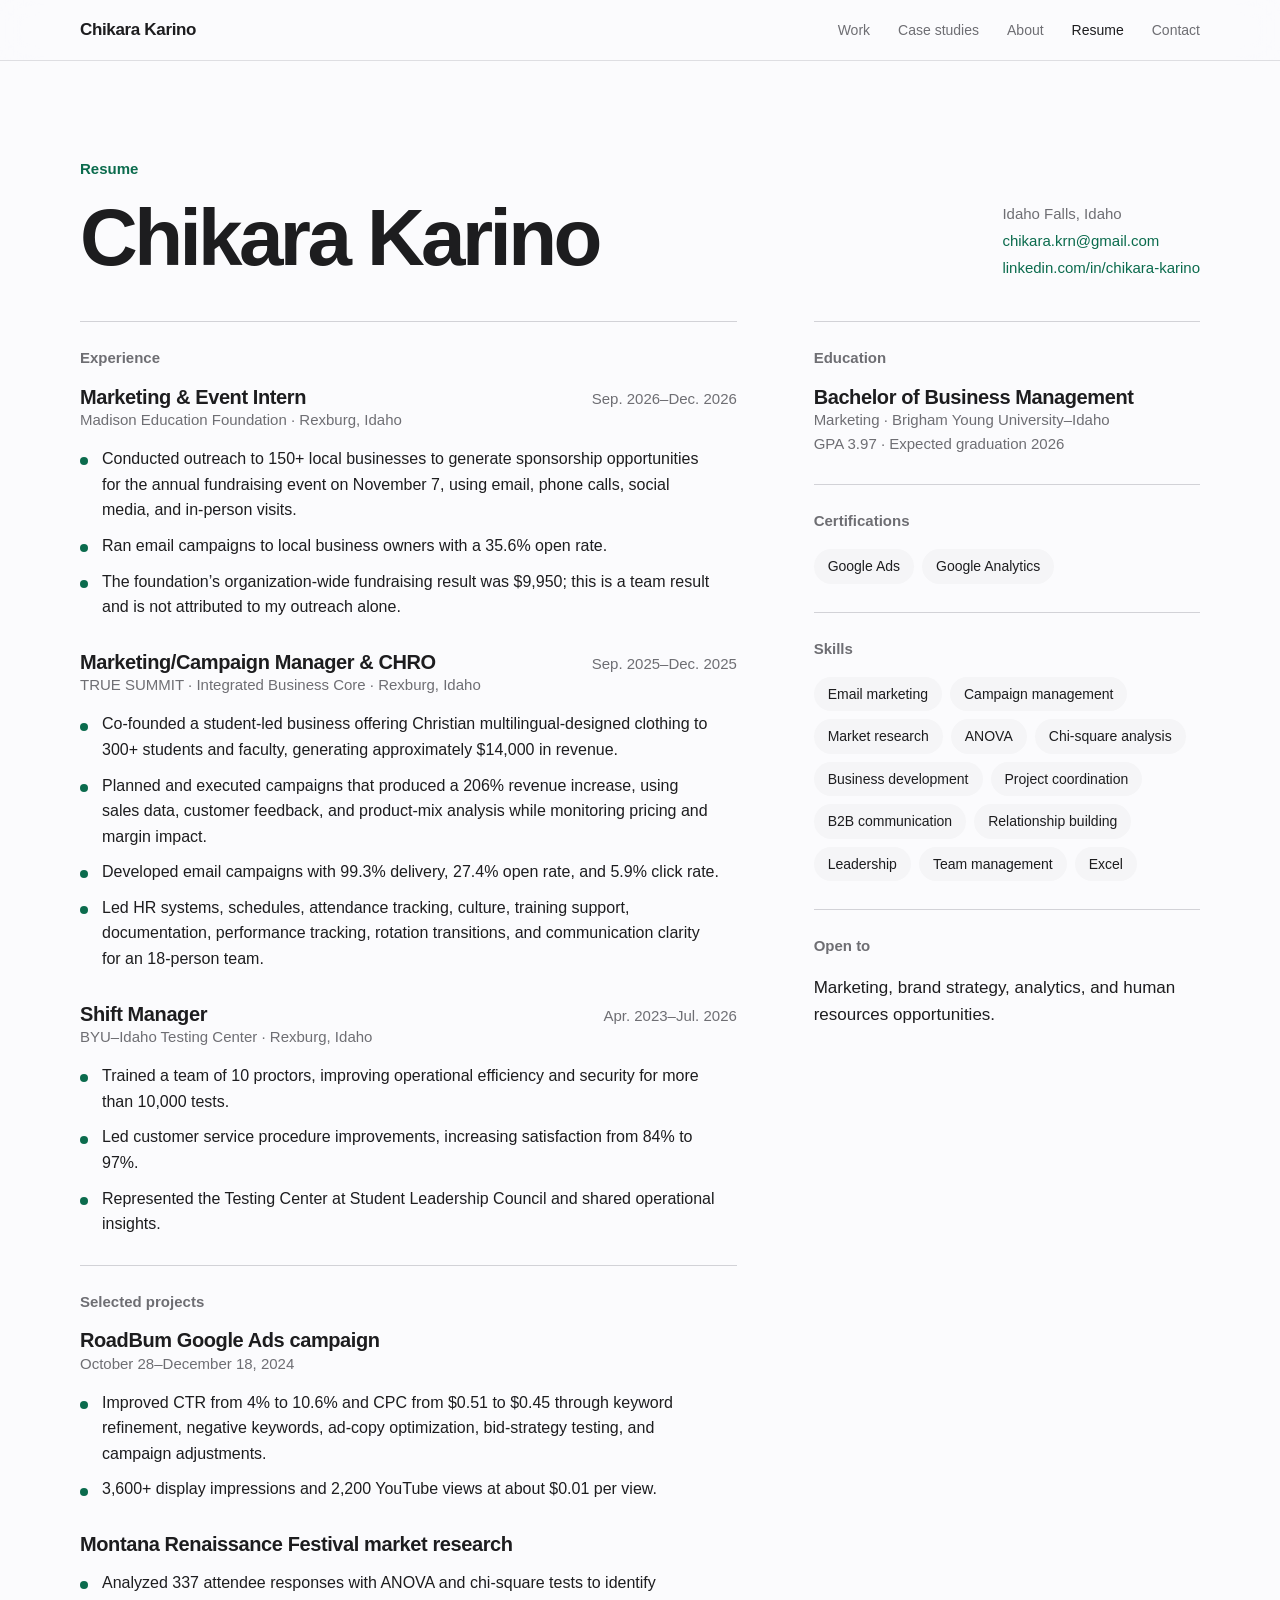
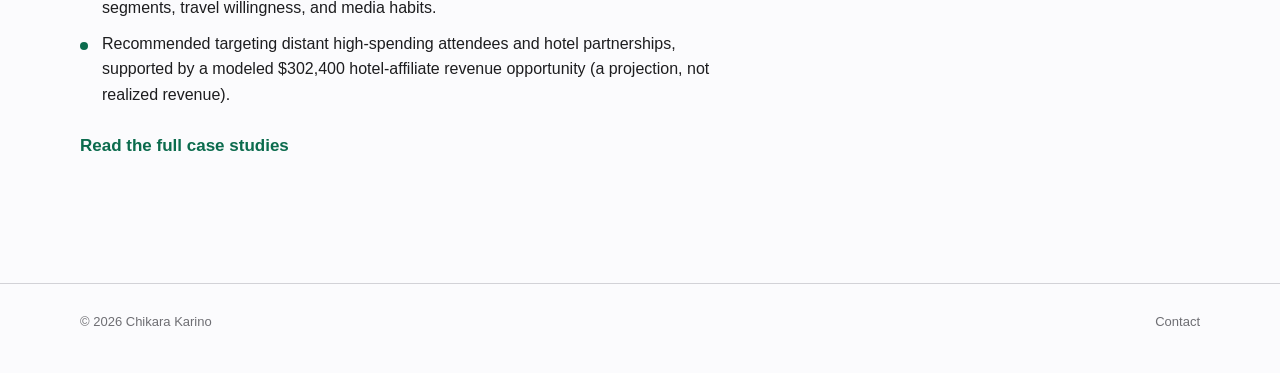
<file: Chikara-Karino-Portfolio-v9/resume.html>
<!doctype html>
<html lang="en">
<head>
<meta charset="utf-8">
<meta name="viewport" content="width=device-width, initial-scale=1">
<meta name="theme-color" content="#fbfbfd">
<meta name="description" content="Resume of Chikara Karino: marketing, analytics, and human resources experience. Idaho Falls, Idaho.">
<title>Resume — Chikara Karino</title>
<link rel="stylesheet" href="styles.css">
</head>
<body>
<a class="skip" href="#main">Skip to content</a>
<header class="nav"><div class="container">
  <a class="brand" href="index.html">Chikara Karino</a>
  <nav aria-label="Main"><ul>
    <li><a href="index.html#work">Work</a></li><li><a href="case-studies.html">Case studies</a></li><li><a href="index.html#about">About</a></li><li><a href="resume.html" aria-current="page">Resume</a></li><li class="hide-s"><a href="index.html#contact">Contact</a></li>
  </ul></nav>
</div></header>
<main id="main" class="container">
  <div class="res-head">
    <div><p class="kicker">Resume</p><h1>Chikara Karino</h1></div>
    <p class="res-contact">Idaho Falls, Idaho<br><a href="mailto:chikara.krn@gmail.com">chikara.krn@gmail.com</a><br><a href="https://www.linkedin.com/in/chikara-karino/" rel="noopener">linkedin.com/in/chikara-karino</a></p>
  </div>
  <div class="res-grid">
    <div>
      <section class="res-sec"><h2>Experience</h2>
        <article class="item"><div class="item-head"><div><h3>Marketing &amp; Event Intern</h3><p class="org">Madison Education Foundation · Rexburg, Idaho</p></div><p class="date">Sep. 2026–Dec. 2026</p></div>
          <ul class="ticks"><li>Conducted outreach to 150+ local businesses to generate sponsorship opportunities for the annual fundraising event on November 7, using email, phone calls, social media, and in-person visits.</li><li>Ran email campaigns to local business owners with a 35.6% open rate.</li><li>The foundation’s organization-wide fundraising result was $9,950; this is a team result and is not attributed to my outreach alone.</li></ul></article>
        <article class="item"><div class="item-head"><div><h3>Marketing/Campaign Manager &amp; CHRO</h3><p class="org">TRUE SUMMIT · Integrated Business Core · Rexburg, Idaho</p></div><p class="date">Sep. 2025–Dec. 2025</p></div>
          <ul class="ticks"><li>Co-founded a student-led business offering Christian multilingual-designed clothing to 300+ students and faculty, generating approximately $14,000 in revenue.</li><li>Planned and executed campaigns that produced a 206% revenue increase, using sales data, customer feedback, and product-mix analysis while monitoring pricing and margin impact.</li><li>Developed email campaigns with 99.3% delivery, 27.4% open rate, and 5.9% click rate.</li><li>Led HR systems, schedules, attendance tracking, culture, training support, documentation, performance tracking, rotation transitions, and communication clarity for an 18-person team.</li></ul></article>
        <article class="item"><div class="item-head"><div><h3>Shift Manager</h3><p class="org">BYU–Idaho Testing Center · Rexburg, Idaho</p></div><p class="date">Apr. 2023–Jul. 2026</p></div>
          <ul class="ticks"><li>Trained a team of 10 proctors, improving operational efficiency and security for more than 10,000 tests.</li><li>Led customer service procedure improvements, increasing satisfaction from 84% to 97%.</li><li>Represented the Testing Center at Student Leadership Council and shared operational insights.</li></ul></article>
      </section>
      <section class="res-sec"><h2>Selected projects</h2>
        <article class="item"><h3>RoadBum Google Ads campaign</h3><p class="org">October 28–December 18, 2024</p><ul class="ticks"><li>Improved CTR from 4% to 10.6% and CPC from $0.51 to $0.45 through keyword refinement, negative keywords, ad-copy optimization, bid-strategy testing, and campaign adjustments.</li><li>3,600+ display impressions and 2,200 YouTube views at about $0.01 per view.</li></ul></article>
        <article class="item"><h3>Montana Renaissance Festival market research</h3><ul class="ticks"><li>Analyzed 337 attendee responses with ANOVA and chi-square tests to identify segments, travel willingness, and media habits.</li><li>Recommended targeting distant high-spending attendees and hotel partnerships, supported by a modeled $302,400 hotel-affiliate revenue opportunity (a projection, not realized revenue).</li></ul></article>
        <p style="margin-top:24px"><a class="link" href="case-studies.html">Read the full case studies</a></p>
      </section>
    </div>
    <aside>
      <section class="res-sec"><h2>Education</h2><article class="item"><h3>Bachelor of Business Management</h3><p class="org">Marketing · Brigham Young University–Idaho</p><p class="org">GPA 3.97 · Expected graduation 2026</p></article></section>
      <section class="res-sec"><h2>Certifications</h2><ul class="chips"><li>Google Ads</li><li>Google Analytics</li></ul></section>
      <section class="res-sec"><h2>Skills</h2><ul class="chips"><li>Email marketing</li><li>Campaign management</li><li>Market research</li><li>ANOVA</li><li>Chi-square analysis</li><li>Business development</li><li>Project coordination</li><li>B2B communication</li><li>Relationship building</li><li>Leadership</li><li>Team management</li><li>Excel</li></ul></section>
      <section class="res-sec"><h2>Open to</h2><p>Marketing, brand strategy, analytics, and human resources opportunities.</p></section>
    </aside>
  </div>
</main>
<footer class="footer"><div class="container"><span>© <span data-year>2026</span> Chikara Karino</span><a href="index.html#contact">Contact</a></div></footer>
<script src="script.js"></script>
</body>
</html>
</file>
<file: Chikara-Karino-Portfolio-v9/styles.css>
/* Chikara Karino portfolio — shared styles. No external fonts or requests. */
:root{--bg:#fbfbfd;--surface:#f5f5f7;--ink:#1d1d1f;--muted:#6e6e73;--line:#d2d2d7;--accent:#0b6b4d;--accent-soft:#e4f0ea;--note:#fdf3dc;--note-ink:#6b4500;
--font:-apple-system,BlinkMacSystemFont,"SF Pro Display","Segoe UI",Inter,"Helvetica Neue",Arial,sans-serif;--r:28px;--r-sm:14px;--w:1120px}
*{box-sizing:border-box}html{scroll-behavior:smooth;scroll-padding-top:120px;-webkit-text-size-adjust:100%}
body{margin:0;background:var(--bg);color:var(--ink);font:400 17px/1.6 var(--font);-webkit-font-smoothing:antialiased}
img,svg{display:block;max-width:100%}a{color:inherit;text-decoration:none}
h1,h2,h3,p,ul,ol,dl,dd,figure{margin:0}ul,ol{padding:0;list-style:none}
h1,h2,h3{font-weight:650;letter-spacing:-.03em;line-height:1.08}
:focus-visible{outline:3px solid var(--accent);outline-offset:3px;border-radius:6px}
.skip{position:absolute;left:16px;top:-60px;background:var(--ink);color:#fff;padding:10px 16px;border-radius:99px;z-index:50}.skip:focus{top:12px}
.sr{position:absolute;width:1px;height:1px;overflow:hidden;clip:rect(0 0 0 0);white-space:nowrap}
.container{width:min(var(--w),calc(100% - 48px));margin-inline:auto}
/* nav */
.nav{position:sticky;top:0;z-index:30;background:rgba(251,251,253,.82);backdrop-filter:saturate(180%) blur(18px);-webkit-backdrop-filter:saturate(180%) blur(18px);border-bottom:1px solid rgba(210,210,215,.7)}
.nav .container{height:60px;display:flex;align-items:center;justify-content:space-between;gap:16px}
.brand{font-weight:650;letter-spacing:-.02em;font-size:17px}
.nav ul{display:flex;gap:28px;font-size:14px;color:var(--muted)}.nav a:hover,.nav a[aria-current]{color:var(--ink)}
.pill{display:inline-flex;align-items:center;justify-content:center;min-height:44px;padding:0 22px;border-radius:99px;font-size:16px;font-weight:550;transition:background .25s,color .25s,border-color .25s}
.pill-fill{background:var(--accent);color:#fff}.pill-fill:hover{background:#084f39}
.pill-line{border:1px solid var(--line)}.pill-line:hover{border-color:var(--ink)}
.link{color:var(--accent);font-weight:550}.link:hover{text-decoration:underline;text-underline-offset:4px}
/* type helpers */
.lead{font-size:clamp(19px,2.2vw,24px);line-height:1.45;color:var(--muted);max-width:34em;letter-spacing:-.01em}
.kicker{font-size:15px;font-weight:600;color:var(--accent);margin-bottom:14px}
.muted{color:var(--muted)}.small{font-size:14px}
/* hero */
.hero{display:grid;grid-template-columns:1.15fr .85fr;gap:clamp(32px,6vw,88px);align-items:center;padding:clamp(48px,9vw,110px) 0 clamp(56px,8vw,96px)}
.hero h1{font-size:clamp(44px,7.2vw,92px);letter-spacing:-.045em;margin-bottom:28px}
.hero .lead{margin-bottom:36px}.actions{display:flex;flex-wrap:wrap;gap:12px;align-items:center}
.hero-meta{margin-top:40px;font-size:14px;color:var(--muted)}
.portrait{border-radius:var(--r);overflow:hidden;aspect-ratio:4/5;background:var(--surface);justify-self:end;width:100%;max-width:440px}
.portrait img{width:100%;height:100%;object-fit:cover;transform:translateY(calc(var(--p,0)*-14px)) scale(1.06)}
/* sections */
.section{padding:clamp(72px,10vw,128px) 0;border-top:1px solid var(--line)}
.section-head{max-width:720px;margin-bottom:clamp(36px,5vw,64px)}.section-head h2{font-size:clamp(34px,5vw,60px);letter-spacing:-.04em;margin-bottom:16px}
.work-grid{display:grid;grid-template-columns:1fr 1fr;gap:20px}
.card{position:relative;display:flex;flex-direction:column;background:var(--surface);border-radius:var(--r);padding:clamp(26px,3.4vw,40px);min-height:420px;transition:transform .4s cubic-bezier(.2,.7,.2,1),box-shadow .4s}
.card:hover{transform:translateY(-4px);box-shadow:0 18px 40px -22px rgba(0,0,0,.25)}
.card .type{font-size:14px;color:var(--muted);margin-bottom:10px}.card h3{font-size:clamp(26px,3vw,34px);margin-bottom:12px}
.card p{color:var(--muted);font-size:16px}.card .fig{margin-top:auto;padding-top:28px}
.card .fig b{display:block;font-size:clamp(48px,6vw,72px);font-weight:650;letter-spacing:-.05em;line-height:1;color:var(--accent)}
.card .fig span{display:block;margin-top:8px;font-size:14px;color:var(--muted);max-width:30em}
.card a.stretch::after{content:"";position:absolute;inset:0;border-radius:var(--r)}.card .go{margin-top:18px;color:var(--accent);font-weight:550;font-size:15px}
.tagnote{display:inline-block;margin-top:10px;font-size:13px;background:var(--note);color:var(--note-ink);padding:6px 14px;border-radius:16px;max-width:100%}
.about{display:grid;grid-template-columns:.8fr 1.2fr;gap:clamp(32px,6vw,88px);align-items:center}
.about .portrait{justify-self:start;max-width:400px}.about h2{font-size:clamp(34px,5vw,56px);letter-spacing:-.04em;margin-bottom:24px}.about p+p{margin-top:16px}
.facts{margin-top:36px;border-top:1px solid var(--line)}.facts div{display:grid;grid-template-columns:150px 1fr;gap:16px;padding:14px 0;border-bottom:1px solid var(--line);font-size:15px}.facts dt{color:var(--muted)}
.contact{text-align:center}.contact h2{font-size:clamp(36px,6vw,72px);letter-spacing:-.045em;margin-bottom:20px}.contact .lead{margin:0 auto 36px}.contact .actions{justify-content:center}
.footer{border-top:1px solid var(--line);padding:28px 0 40px;font-size:13px;color:var(--muted)}.footer .container{display:flex;justify-content:space-between;flex-wrap:wrap;gap:12px}.footer a:hover{color:var(--ink)}
/* reveal + animation (only when JS present and motion allowed) */
.js .reveal{opacity:0;transform:translateY(14px);transition:opacity .8s ease,transform .8s cubic-bezier(.2,.7,.2,1)}.js .reveal.in{opacity:1;transform:none}
@keyframes rise{from{opacity:0;transform:translateY(16px)}to{opacity:1;transform:none}}
.js .hero .rise{animation:rise .9s cubic-bezier(.2,.7,.2,1) both}.js .hero .rise:nth-child(2){animation-delay:.08s}.js .hero .rise:nth-child(3){animation-delay:.16s}.js .hero .rise:nth-child(4){animation-delay:.24s}
/* case studies */
.page-title{padding:clamp(56px,9vw,112px) 0 48px}.page-title h1{font-size:clamp(42px,7vw,84px);letter-spacing:-.045em;margin-bottom:24px}
.subnav{position:sticky;top:60px;z-index:20;background:rgba(251,251,253,.86);backdrop-filter:blur(18px);-webkit-backdrop-filter:blur(18px);border-bottom:1px solid var(--line)}
.subnav ul{display:flex;gap:8px;overflow-x:auto;padding:10px 0;scrollbar-width:none}.subnav a{display:block;white-space:nowrap;padding:8px 16px;border-radius:99px;font-size:14px;color:var(--muted)}.subnav a:hover{color:var(--ink)}.subnav a[aria-current]{background:var(--ink);color:#fff}
.case{padding:clamp(72px,9vw,120px) 0;border-bottom:1px solid var(--line)}
.case-head h2{font-size:clamp(36px,5.6vw,68px);letter-spacing:-.045em;max-width:15em;margin-bottom:28px}
.meta{display:flex;flex-wrap:wrap;gap:12px 40px;margin-bottom:40px;font-size:14px}.meta dt{color:var(--muted)}.meta dd{font-weight:550}
.metrics{display:grid;grid-template-columns:repeat(auto-fit,minmax(210px,1fr));gap:14px;margin-bottom:clamp(40px,6vw,72px)}
.metric{background:var(--surface);border-radius:20px;padding:24px}.metric b{display:block;font-size:clamp(30px,3.5vw,44px);letter-spacing:-.045em;line-height:1.05;font-weight:650}.metric span{display:block;margin-top:8px;font-size:14px;color:var(--muted);line-height:1.4}
.metric.org{background:#fff;border:1px dashed #9a9aa0}.metric.model{background:var(--note)}.metric.model span{color:var(--note-ink)}
.row{display:grid;grid-template-columns:200px minmax(0,1fr);gap:clamp(20px,4vw,64px);padding:clamp(28px,4vw,44px) 0;border-top:1px solid var(--line)}
.row>h3{font-size:19px;letter-spacing:-.02em;color:var(--muted);font-weight:600;position:sticky;top:130px;align-self:start}
.row p{max-width:40em}.row p+p{margin-top:14px}.row .lead-p{font-size:clamp(20px,2.3vw,26px);line-height:1.4;letter-spacing:-.015em;max-width:30em}
.ticks{display:grid;gap:10px;margin-top:6px}.ticks li{padding-left:22px;position:relative;max-width:40em}.ticks li::before{content:"";position:absolute;left:0;top:.7em;width:8px;height:8px;border-radius:50%;background:var(--accent)}
.chips{display:flex;flex-wrap:wrap;gap:8px;margin-top:18px}.chips li{font-size:14px;padding:6px 14px;border-radius:99px;background:var(--surface)}
.note{background:var(--note);color:var(--note-ink);border-radius:var(--r-sm);padding:16px 20px;font-size:15px;max-width:40em;margin-top:18px}
.note.plain{background:var(--surface);color:var(--ink)}
.viz{margin-top:28px;background:var(--surface);border-radius:24px;padding:clamp(22px,3vw,36px)}.viz:first-child{margin-top:0}
.viz h4{margin:0 0 6px;font-size:18px;letter-spacing:-.02em;font-weight:600}.viz .cap{font-size:14px;color:var(--muted);max-width:42em;margin-bottom:22px}
.viz .cap.after{margin:18px 0 0}
.bar{display:grid;grid-template-columns:130px 1fr 64px;gap:14px;align-items:center;padding:7px 0;font-size:15px}.bar+.bar{border-top:1px solid rgba(0,0,0,.06)}
.track{height:12px;background:#e5e5ea;border-radius:99px;overflow:hidden}.fill{display:block;height:100%;width:var(--w);background:var(--accent);border-radius:99px;transform-origin:left;transition:transform 1.1s cubic-bezier(.2,.7,.2,1)}.fill.alt{background:#8e8e93}.fill.dim{background:#b8d8c8}
.js .viz .fill{transform:scaleX(0)}.js .viz.in .fill{transform:none}.bar b{text-align:right;font-weight:600;font-variant-numeric:tabular-nums}
.ba{display:grid;grid-template-columns:1fr 1fr;gap:14px}.ba>div{background:#fff;border-radius:18px;padding:22px}.ba small{display:block;color:var(--muted);font-size:14px;margin-bottom:6px}.ba .v{font-size:clamp(34px,4.4vw,52px);font-weight:650;letter-spacing:-.045em;line-height:1}.ba .v.after{color:var(--accent)}.ba p{font-size:14px;color:var(--muted);margin-top:10px}
.timeline{display:grid;grid-template-columns:repeat(var(--n,3),1fr);position:relative;gap:0}.timeline::before{content:"";position:absolute;left:0;right:0;top:7px;height:2px;background:var(--line)}
.timeline li{position:relative;padding-top:30px;padding-right:16px;font-size:15px}.timeline li::before{content:"";position:absolute;top:0;left:0;width:16px;height:16px;border-radius:50%;background:var(--bg);border:3px solid var(--accent)}.timeline b{display:block;font-weight:600}.timeline span{color:var(--muted);font-size:14px}
.flow{display:grid;grid-template-columns:repeat(5,1fr);gap:10px;counter-reset:s}.flow li{counter-increment:s;background:#fff;border-radius:16px;padding:18px 16px;font-size:14px;color:var(--muted);line-height:1.4}.flow li::before{content:counter(s);display:grid;place-items:center;width:26px;height:26px;border-radius:50%;background:var(--accent);color:#fff;font-size:13px;font-weight:600;margin-bottom:12px}.flow b{display:block;color:var(--ink);font-size:15px;margin-bottom:4px}
.formula{display:flex;flex-wrap:wrap;align-items:stretch;gap:10px}.formula>div{background:#fff;border-radius:16px;padding:16px 18px;flex:1 1 130px}.formula .op{flex:0 0 auto;background:none;padding:0;align-self:center;font-size:24px;color:var(--muted);flex-basis:auto}.formula b{display:block;font-size:22px;letter-spacing:-.03em}.formula span{font-size:13px;color:var(--muted);line-height:1.3;display:block}.formula .res{background:var(--note);flex-basis:170px}.formula .res span{color:var(--note-ink)}
.stack{display:flex;height:44px;border-radius:12px;overflow:hidden;gap:3px}.stack i{display:grid;place-items:center;font-style:normal;font-size:14px;font-weight:600;color:#fff;background:var(--accent);min-width:0}.stack i.alt{background:#0f8f68}.stack i.lt{background:#d7e8df;color:var(--ink)}
.legend{display:flex;flex-wrap:wrap;gap:6px 20px;margin-top:12px;font-size:13px;color:var(--muted)}
.gallery{display:grid;grid-template-columns:repeat(auto-fit,minmax(260px,1fr));gap:20px;margin-top:28px;align-items:start}.gallery:first-child{margin-top:0}
figure.shot{background:var(--surface);border-radius:24px;padding:20px}figure.shot img{border-radius:12px;margin-inline:auto;border:1px solid rgba(0,0,0,.06);background:#fff}figure.shot img.zoom{width:100%}
figcaption{font-size:14px;color:var(--muted);margin-top:14px;max-width:38em}figcaption b{color:var(--ink);font-weight:600}
.svgwrap{overflow-x:auto}.chart{width:100%;min-width:520px;height:auto}.chart text{font-family:var(--font);fill:var(--muted);font-size:13px}.chart .val{fill:var(--ink);font-weight:600;font-size:14px}.chart .ln{fill:none;stroke:var(--accent);stroke-width:3;stroke-linejoin:round;stroke-linecap:round}.chart .dot{fill:var(--bg);stroke:var(--accent);stroke-width:3}.chart .grid{stroke:#e0e0e5}
.next{padding:clamp(72px,9vw,120px) 0;text-align:center}.next h2{font-size:clamp(32px,5vw,56px);letter-spacing:-.04em;margin-bottom:24px}
/* resume */
.res-head{display:flex;justify-content:space-between;gap:32px;flex-wrap:wrap;align-items:end;padding:clamp(48px,8vw,96px) 0 40px}.res-head h1{font-size:clamp(42px,7vw,80px);letter-spacing:-.045em}.res-contact{font-size:15px;color:var(--muted);line-height:1.8}.res-contact a{color:var(--accent)}
.res-grid{display:grid;grid-template-columns:minmax(0,1.7fr) minmax(0,1fr);gap:clamp(32px,6vw,80px);padding-bottom:96px}
.res-sec{padding:28px 0;border-top:1px solid var(--line)}.res-sec>h2{font-size:15px;color:var(--muted);font-weight:600;letter-spacing:0;margin-bottom:20px}
.item+.item{margin-top:32px}.item-head{display:flex;justify-content:space-between;gap:16px;flex-wrap:wrap}.item h3{font-size:20px;letter-spacing:-.02em}.item .org,.item .date{font-size:15px;color:var(--muted)}.item .ticks{margin-top:14px;font-size:16px}
.res-sec .chips{margin-top:0}
@media(max-width:860px){.hero{grid-template-columns:minmax(0,1fr)}.portrait{justify-self:start;max-width:360px}.work-grid,.about{grid-template-columns:minmax(0,1fr)}.row{grid-template-columns:minmax(0,1fr);gap:12px}.row>h3{position:static}.res-grid{grid-template-columns:minmax(0,1fr)}.flow{grid-template-columns:1fr 1fr}.timeline{grid-template-columns:1fr;gap:22px}.timeline::before{left:7px;right:auto;top:0;bottom:0;width:2px;height:auto}.timeline li{padding:0 0 0 34px}.nav ul{gap:16px}}
@media(max-width:560px){body{font-size:16px}.container{width:calc(100% - 32px)}.nav li.hide-s{display:none}.bar{grid-template-columns:90px 1fr 54px;gap:10px;font-size:14px}.ba,.flow{grid-template-columns:1fr}.facts div{grid-template-columns:1fr;gap:2px}.card{min-height:0}.subnav{top:60px}}
@media(prefers-reduced-motion:reduce){html{scroll-behavior:auto}*,*::before,*::after{animation:none!important;transition:none!important}.js .reveal,.js .viz .fill{opacity:1!important;transform:none!important}.portrait img{transform:scale(1.04)!important}}
@media print{.nav,.subnav,.skip,.footer,.actions{display:none}body{background:#fff;font-size:12px}.res-grid{gap:24px;padding-bottom:0}.res-head{padding:0 0 16px}.res-head h1{font-size:36px}}

.tagnote{font-style:normal}.js .card.reveal.in{transition:transform .4s cubic-bezier(.2,.7,.2,1),box-shadow .4s,opacity .8s}.card:hover,.js .card.reveal.in:hover{transform:translateY(-4px)}

.row>div,.card,.hero>div{min-width:0}.card .fig b{overflow-wrap:anywhere}@media(max-width:560px){.card .fig b{font-size:clamp(40px,12vw,56px)}}
</file>
